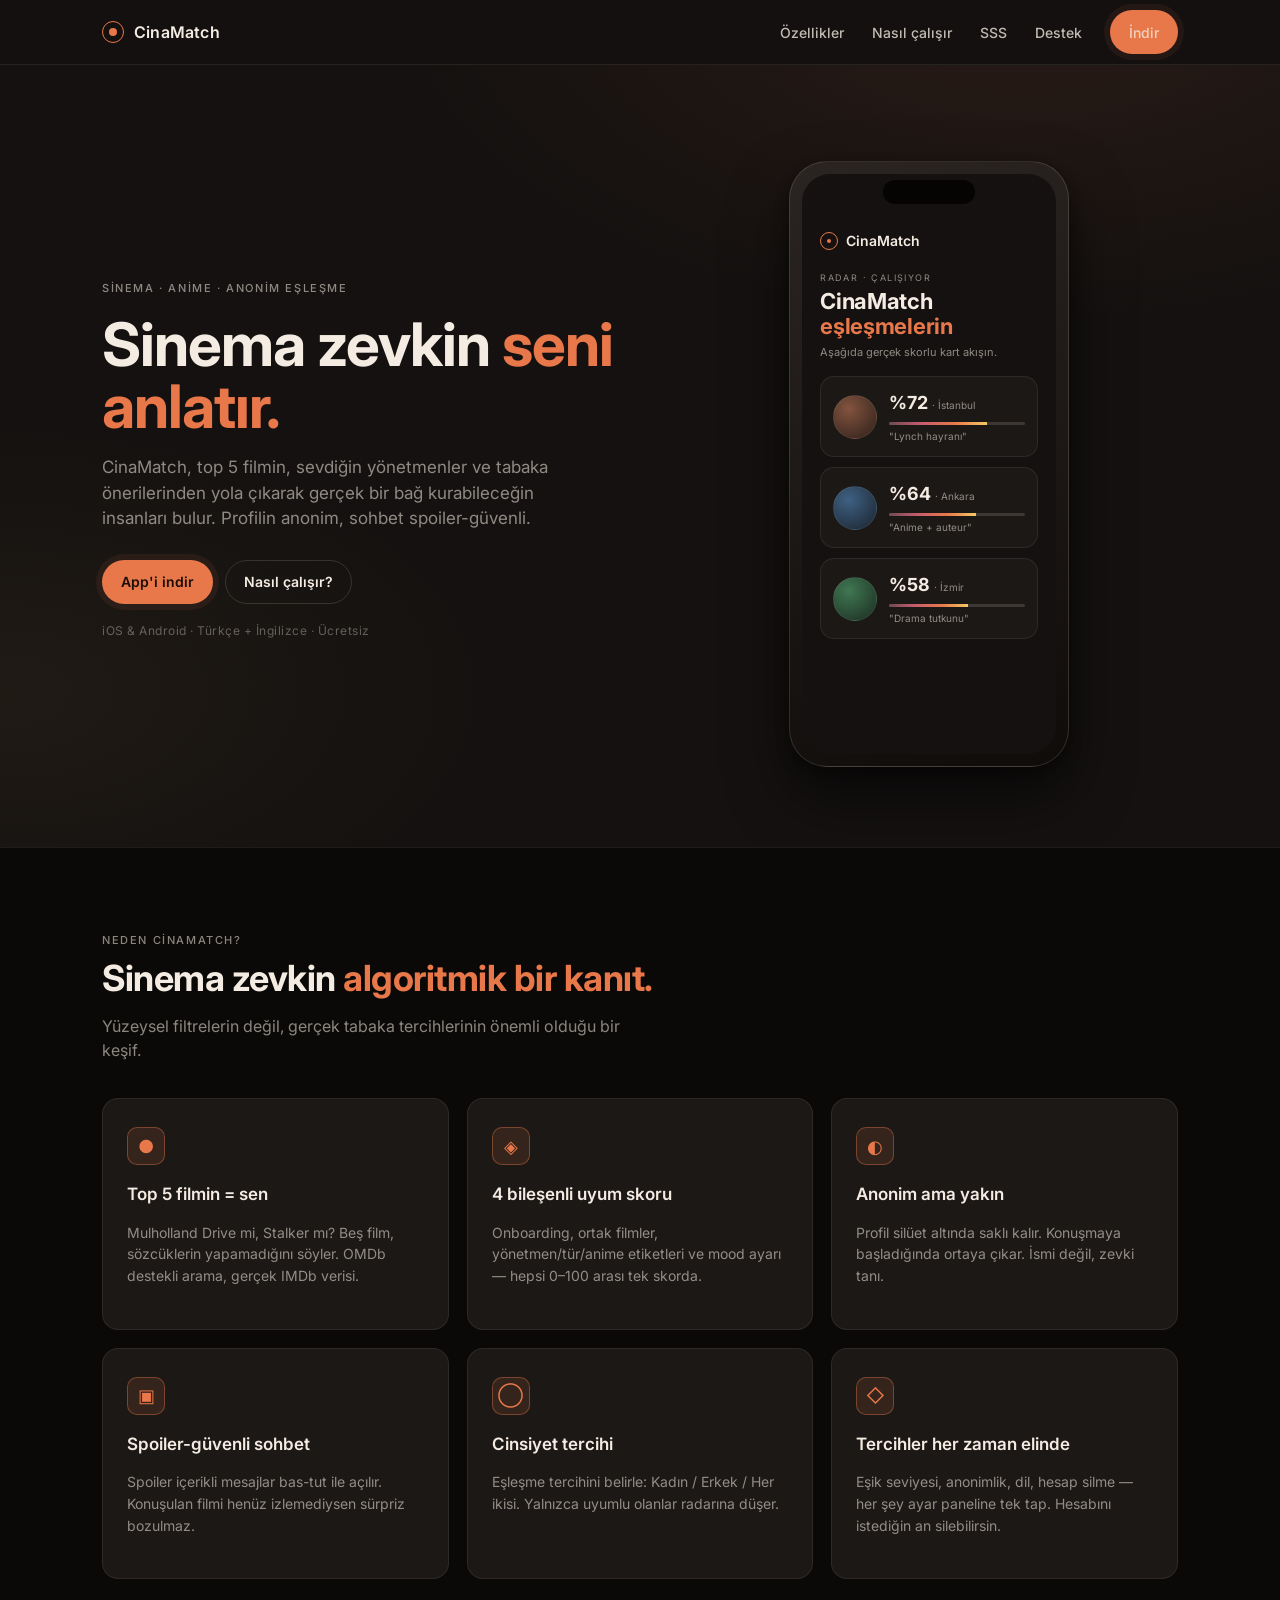
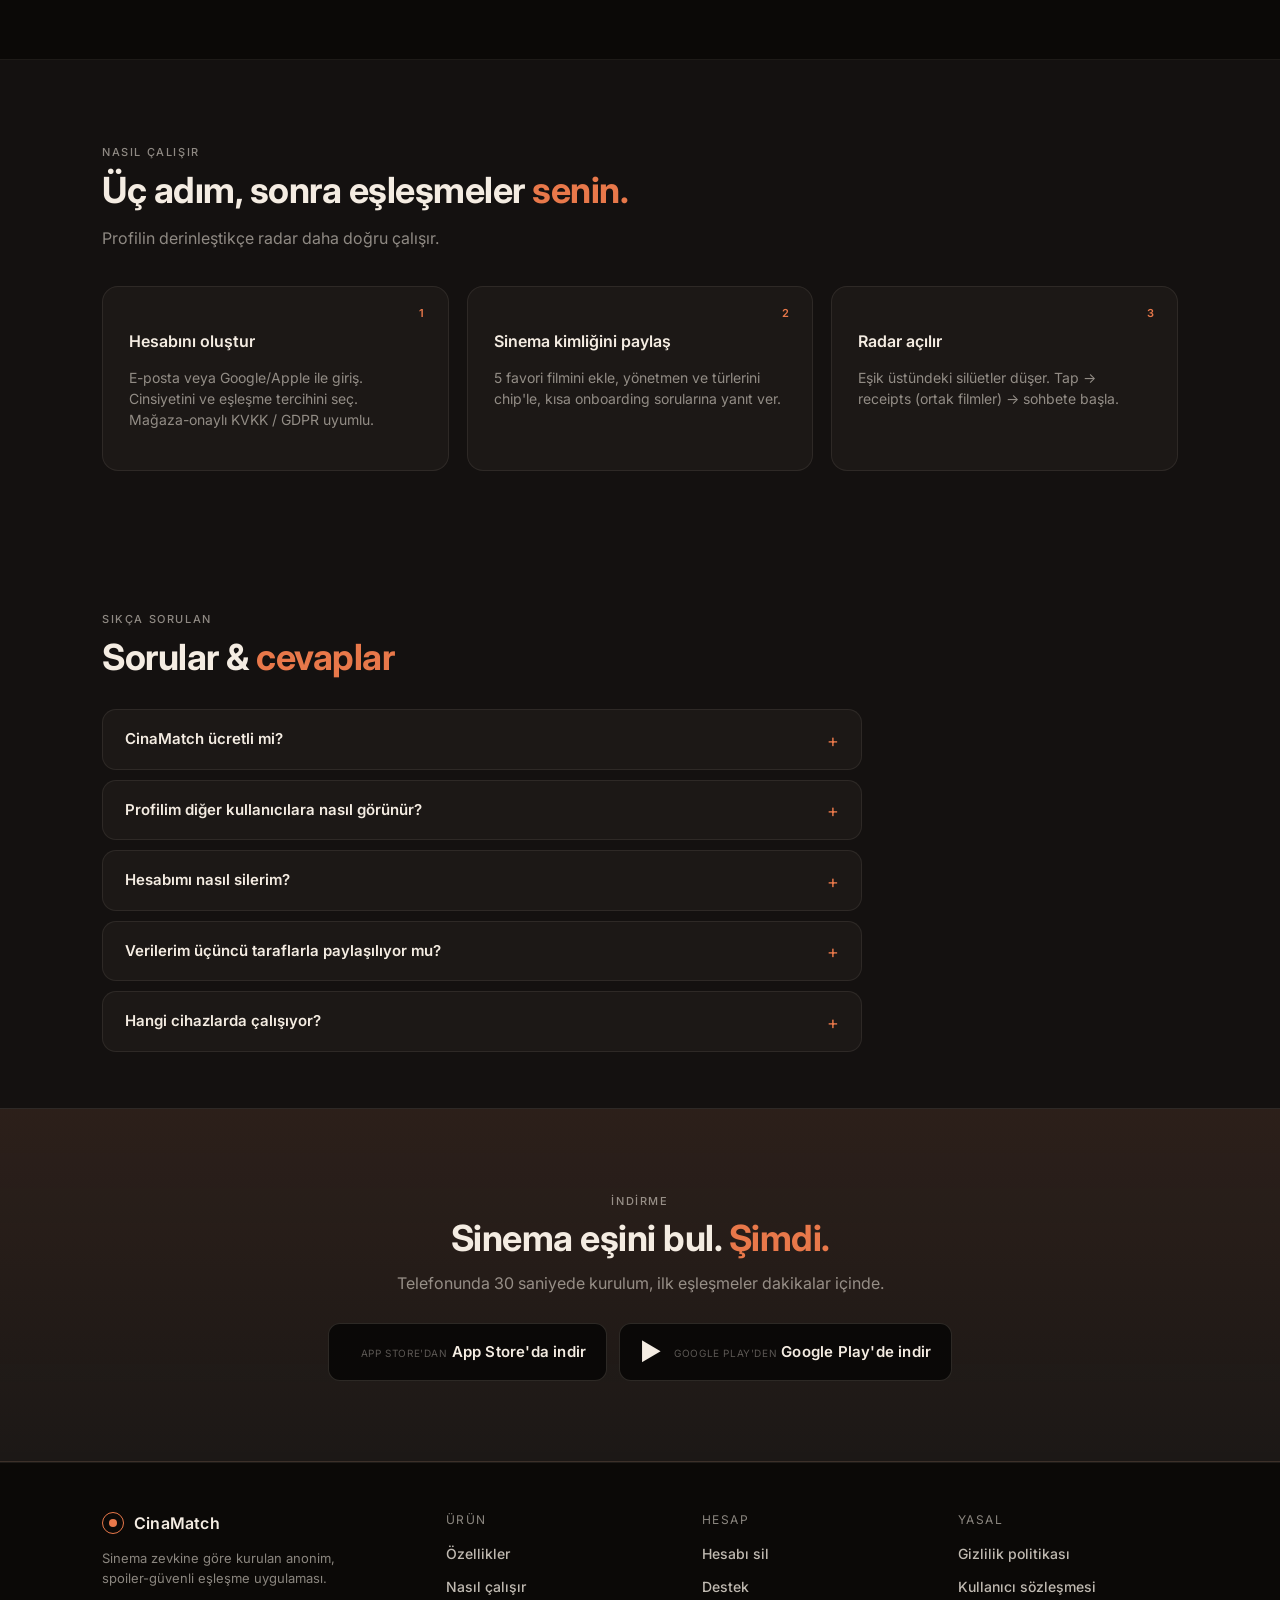
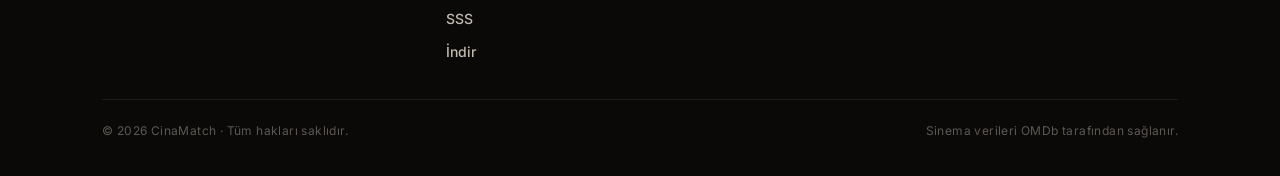
<file: index.html>
<!DOCTYPE html>
<html lang="tr">
<head>
  <meta charset="UTF-8" />
  <meta name="viewport" content="width=device-width, initial-scale=1.0" />
  <title>CinaMatch — Sinema zevkinle eşleş</title>
  <meta name="description" content="CinaMatch, sinema ve anime zevkine göre seni gerçek tabaka eşlerle buluşturan anonim bir keşif uygulamasıdır." />
  <meta property="og:title" content="CinaMatch — Sinema zevkinle eşleş" />
  <meta property="og:description" content="Mulholland Drive mı, Stalker mı? Top 5 filmin senin yerine konuşsun." />
  <meta property="og:type" content="website" />
  <meta name="theme-color" content="#141110" />
  <link rel="preconnect" href="https://fonts.googleapis.com" />
  <link rel="preconnect" href="https://fonts.gstatic.com" crossorigin />
  <link href="https://fonts.googleapis.com/css2?family=Inter:wght@400;500;600;700&display=swap" rel="stylesheet" />
  <link rel="stylesheet" href="assets/style.css" />
</head>
<body>
  <header class="site-header">
    <div class="container site-header__inner">
      <a href="index.html" class="brand">
        <span class="brand__mark"></span>
        CinaMatch
      </a>
      <nav class="nav">
        <a href="#features">Özellikler</a>
        <a href="#how">Nasıl çalışır</a>
        <a href="#faq">SSS</a>
        <a href="support.html">Destek</a>
        <a href="#download" class="btn btn--primary">İndir</a>
      </nav>
    </div>
  </header>

  <main>
    <!-- Hero -->
    <section class="hero">
      <div class="container hero__inner">
        <div>
          <span class="eyebrow">Sinema · Anime · Anonim eşleşme</span>
          <h1 class="hero__title">Sinema zevkin <span class="accent">seni anlatır.</span></h1>
          <p class="hero__sub">
            CinaMatch, top 5 filmin, sevdiğin yönetmenler ve tabaka önerilerinden
            yola çıkarak gerçek bir bağ kurabileceğin insanları bulur. Profilin
            anonim, sohbet spoiler-güvenli.
          </p>
          <div class="hero__ctas">
            <a href="#download" class="btn btn--primary">App'i indir</a>
            <a href="#how" class="btn btn--ghost">Nasıl çalışır?</a>
          </div>
          <p class="hero__meta">iOS &amp; Android · Türkçe + İngilizce · Ücretsiz</p>
        </div>

        <div class="phone" aria-hidden="true">
          <div class="phone__notch"></div>
          <div class="phone__screen">
            <div class="preview">
              <div class="preview__brand">
                <span class="brand__mark"></span>
                <span class="preview__brand-text">CinaMatch</span>
              </div>
              <div class="preview__eyebrow">Radar · Çalışıyor</div>
              <div class="preview__title">CinaMatch <span class="accent">eşleşmelerin</span></div>
              <div class="preview__sub">Aşağıda gerçek skorlu kart akışın.</div>

              <div class="preview__card">
                <div class="preview__sil"></div>
                <div style="flex:1; min-width:0;">
                  <div><span class="preview__pct">%72</span> <span class="muted" style="font-size:10px;">· İstanbul</span></div>
                  <div class="preview__bar"><div class="preview__bar-fill" style="width:72%"></div></div>
                  <div class="preview__hint">"Lynch hayranı"</div>
                </div>
              </div>

              <div class="preview__card">
                <div class="preview__sil preview__sil--alt"></div>
                <div style="flex:1; min-width:0;">
                  <div><span class="preview__pct">%64</span> <span class="muted" style="font-size:10px;">· Ankara</span></div>
                  <div class="preview__bar"><div class="preview__bar-fill" style="width:64%"></div></div>
                  <div class="preview__hint">"Anime + auteur"</div>
                </div>
              </div>

              <div class="preview__card">
                <div class="preview__sil" style="background: radial-gradient(circle at 35% 30%, hsl(140, 30%, 36%), hsl(140, 25%, 14%));"></div>
                <div style="flex:1; min-width:0;">
                  <div><span class="preview__pct">%58</span> <span class="muted" style="font-size:10px;">· İzmir</span></div>
                  <div class="preview__bar"><div class="preview__bar-fill" style="width:58%"></div></div>
                  <div class="preview__hint">"Drama tutkunu"</div>
                </div>
              </div>
            </div>
          </div>
        </div>
      </div>
    </section>

    <!-- Features -->
    <section id="features" class="section features">
      <div class="container">
        <span class="eyebrow">Neden CinaMatch?</span>
        <h2 class="section-title">Sinema zevkin <span class="accent">algoritmik bir kanıt.</span></h2>
        <p class="section-sub">Yüzeysel filtrelerin değil, gerçek tabaka tercihlerinin önemli olduğu bir keşif.</p>

        <div class="features__grid">
          <article class="feature">
            <div class="feature__icon">●</div>
            <h3 class="feature__title">Top 5 filmin = sen</h3>
            <p class="feature__body">
              Mulholland Drive mi, Stalker mı? Beş film, sözcüklerin yapamadığını söyler.
              OMDb destekli arama, gerçek IMDb verisi.
            </p>
          </article>

          <article class="feature">
            <div class="feature__icon">◈</div>
            <h3 class="feature__title">4 bileşenli uyum skoru</h3>
            <p class="feature__body">
              Onboarding, ortak filmler, yönetmen/tür/anime etiketleri ve mood ayarı —
              hepsi 0–100 arası tek skorda.
            </p>
          </article>

          <article class="feature">
            <div class="feature__icon">◐</div>
            <h3 class="feature__title">Anonim ama yakın</h3>
            <p class="feature__body">
              Profil silüet altında saklı kalır. Konuşmaya başladığında ortaya çıkar.
              İsmi değil, zevki tanı.
            </p>
          </article>

          <article class="feature">
            <div class="feature__icon">▣</div>
            <h3 class="feature__title">Spoiler-güvenli sohbet</h3>
            <p class="feature__body">
              Spoiler içerikli mesajlar bas-tut ile açılır. Konuşulan filmi henüz
              izlemediysen sürpriz bozulmaz.
            </p>
          </article>

          <article class="feature">
            <div class="feature__icon">◯</div>
            <h3 class="feature__title">Cinsiyet tercihi</h3>
            <p class="feature__body">
              Eşleşme tercihini belirle: Kadın / Erkek / Her ikisi. Yalnızca uyumlu
              olanlar radarına düşer.
            </p>
          </article>

          <article class="feature">
            <div class="feature__icon">◇</div>
            <h3 class="feature__title">Tercihler her zaman elinde</h3>
            <p class="feature__body">
              Eşik seviyesi, anonimlik, dil, hesap silme — her şey ayar paneline tek tap.
              Hesabını istediğin an silebilirsin.
            </p>
          </article>
        </div>
      </div>
    </section>

    <!-- How it works -->
    <section id="how" class="section">
      <div class="container">
        <span class="eyebrow">Nasıl çalışır</span>
        <h2 class="section-title">Üç adım, sonra eşleşmeler <span class="accent">senin.</span></h2>
        <p class="section-sub">Profilin derinleştikçe radar daha doğru çalışır.</p>

        <div class="steps">
          <div class="step">
            <h3 class="step__title">Hesabını oluştur</h3>
            <p class="step__body">
              E-posta veya Google/Apple ile giriş. Cinsiyetini ve eşleşme tercihini seç.
              Mağaza-onaylı KVKK / GDPR uyumlu.
            </p>
          </div>
          <div class="step">
            <h3 class="step__title">Sinema kimliğini paylaş</h3>
            <p class="step__body">
              5 favori filmini ekle, yönetmen ve türlerini chip'le, kısa onboarding
              sorularına yanıt ver.
            </p>
          </div>
          <div class="step">
            <h3 class="step__title">Radar açılır</h3>
            <p class="step__body">
              Eşik üstündeki silüetler düşer. Tap → receipts (ortak filmler) → sohbete başla.
            </p>
          </div>
        </div>
      </div>
    </section>

    <!-- FAQ -->
    <section id="faq" class="section section--tight">
      <div class="container">
        <span class="eyebrow">Sıkça sorulan</span>
        <h2 class="section-title">Sorular &amp; <span class="accent">cevaplar</span></h2>

        <div class="faq__list">
          <details class="faq__item">
            <summary>CinaMatch ücretli mi?</summary>
            <div class="faq__item__body">
              Hayır. Temel kullanım tamamen ücretsiz. İleride opsiyonel premium
              özellikler eklenebilir; mevcut tüm özellikler her zaman ücretsiz kalır.
            </div>
          </details>
          <details class="faq__item">
            <summary>Profilim diğer kullanıcılara nasıl görünür?</summary>
            <div class="faq__item__body">
              Eşleşme listesinde sadece silüet, şehir ve uyum yüzdesi görünür. İsim ve
              avatar yalnızca sen <em>"Konuşmaya başla"</em> dediğinde açılır.
            </div>
          </details>
          <details class="faq__item">
            <summary>Hesabımı nasıl silerim?</summary>
            <div class="faq__item__body">
              Uygulamadan: <strong>Ayarlar → Hesabı sil</strong>. Hesabını uygulama
              dışından silmek istersen <a href="delete-account.html">hesap silme talebi</a>
              sayfasını kullan.
            </div>
          </details>
          <details class="faq__item">
            <summary>Verilerim üçüncü taraflarla paylaşılıyor mu?</summary>
            <div class="faq__item__body">
              Hayır. Detaylar için <a href="privacy.html">Gizlilik Politikası</a> sayfasına bakabilirsin.
              Yalnızca sinema veri zenginleştirme için OMDb gibi açık API'ler kullanılır.
            </div>
          </details>
          <details class="faq__item">
            <summary>Hangi cihazlarda çalışıyor?</summary>
            <div class="faq__item__body">
              iOS 15+ ve Android 9+ destekleniyor. Web sürümü yok — mobil odaklı
              tasarlandı.
            </div>
          </details>
        </div>
      </div>
    </section>

    <!-- Download band -->
    <section id="download" class="cta-band section">
      <div class="container">
        <span class="eyebrow">İndirme</span>
        <h2 class="section-title">Sinema eşini bul. <span class="accent">Şimdi.</span></h2>
        <p class="section-sub" style="margin: 0 auto;">Telefonunda 30 saniyede kurulum, ilk eşleşmeler dakikalar içinde.</p>

        <div class="store-badges">
          <a href="#" class="store-badge" aria-label="App Store'dan indir">
            <span class="store-badge__icon"></span>
            <span>
              <span class="store-badge__sub">App Store'dan</span>
              <span class="store-badge__main">App Store'da indir</span>
            </span>
          </a>
          <a href="#" class="store-badge" aria-label="Google Play'den indir">
            <span class="store-badge__icon">▶</span>
            <span>
              <span class="store-badge__sub">Google Play'den</span>
              <span class="store-badge__main">Google Play'de indir</span>
            </span>
          </a>
        </div>
      </div>
    </section>
  </main>

  <footer class="site-footer">
    <div class="container">
      <div class="site-footer__grid">
        <div>
          <a href="index.html" class="brand"><span class="brand__mark"></span>CinaMatch</a>
          <p class="muted" style="margin-top: 14px; font-size: 13px; max-width: 280px;">
            Sinema zevkine göre kurulan anonim, spoiler-güvenli eşleşme uygulaması.
          </p>
        </div>

        <div>
          <div class="footer-col__title">Ürün</div>
          <ul class="footer-col__links">
            <li><a href="#features">Özellikler</a></li>
            <li><a href="#how">Nasıl çalışır</a></li>
            <li><a href="#faq">SSS</a></li>
            <li><a href="#download">İndir</a></li>
          </ul>
        </div>

        <div>
          <div class="footer-col__title">Hesap</div>
          <ul class="footer-col__links">
            <li><a href="delete-account.html">Hesabı sil</a></li>
            <li><a href="support.html">Destek</a></li>
          </ul>
        </div>

        <div>
          <div class="footer-col__title">Yasal</div>
          <ul class="footer-col__links">
            <li><a href="privacy.html">Gizlilik politikası</a></li>
            <li><a href="terms.html">Kullanıcı sözleşmesi</a></li>
          </ul>
        </div>
      </div>

      <div class="footer-bottom">
        <span>© 2026 CinaMatch · Tüm hakları saklıdır.</span>
        <span>Sinema verileri OMDb tarafından sağlanır.</span>
      </div>
    </div>
  </footer>
</body>
</html>
</file>
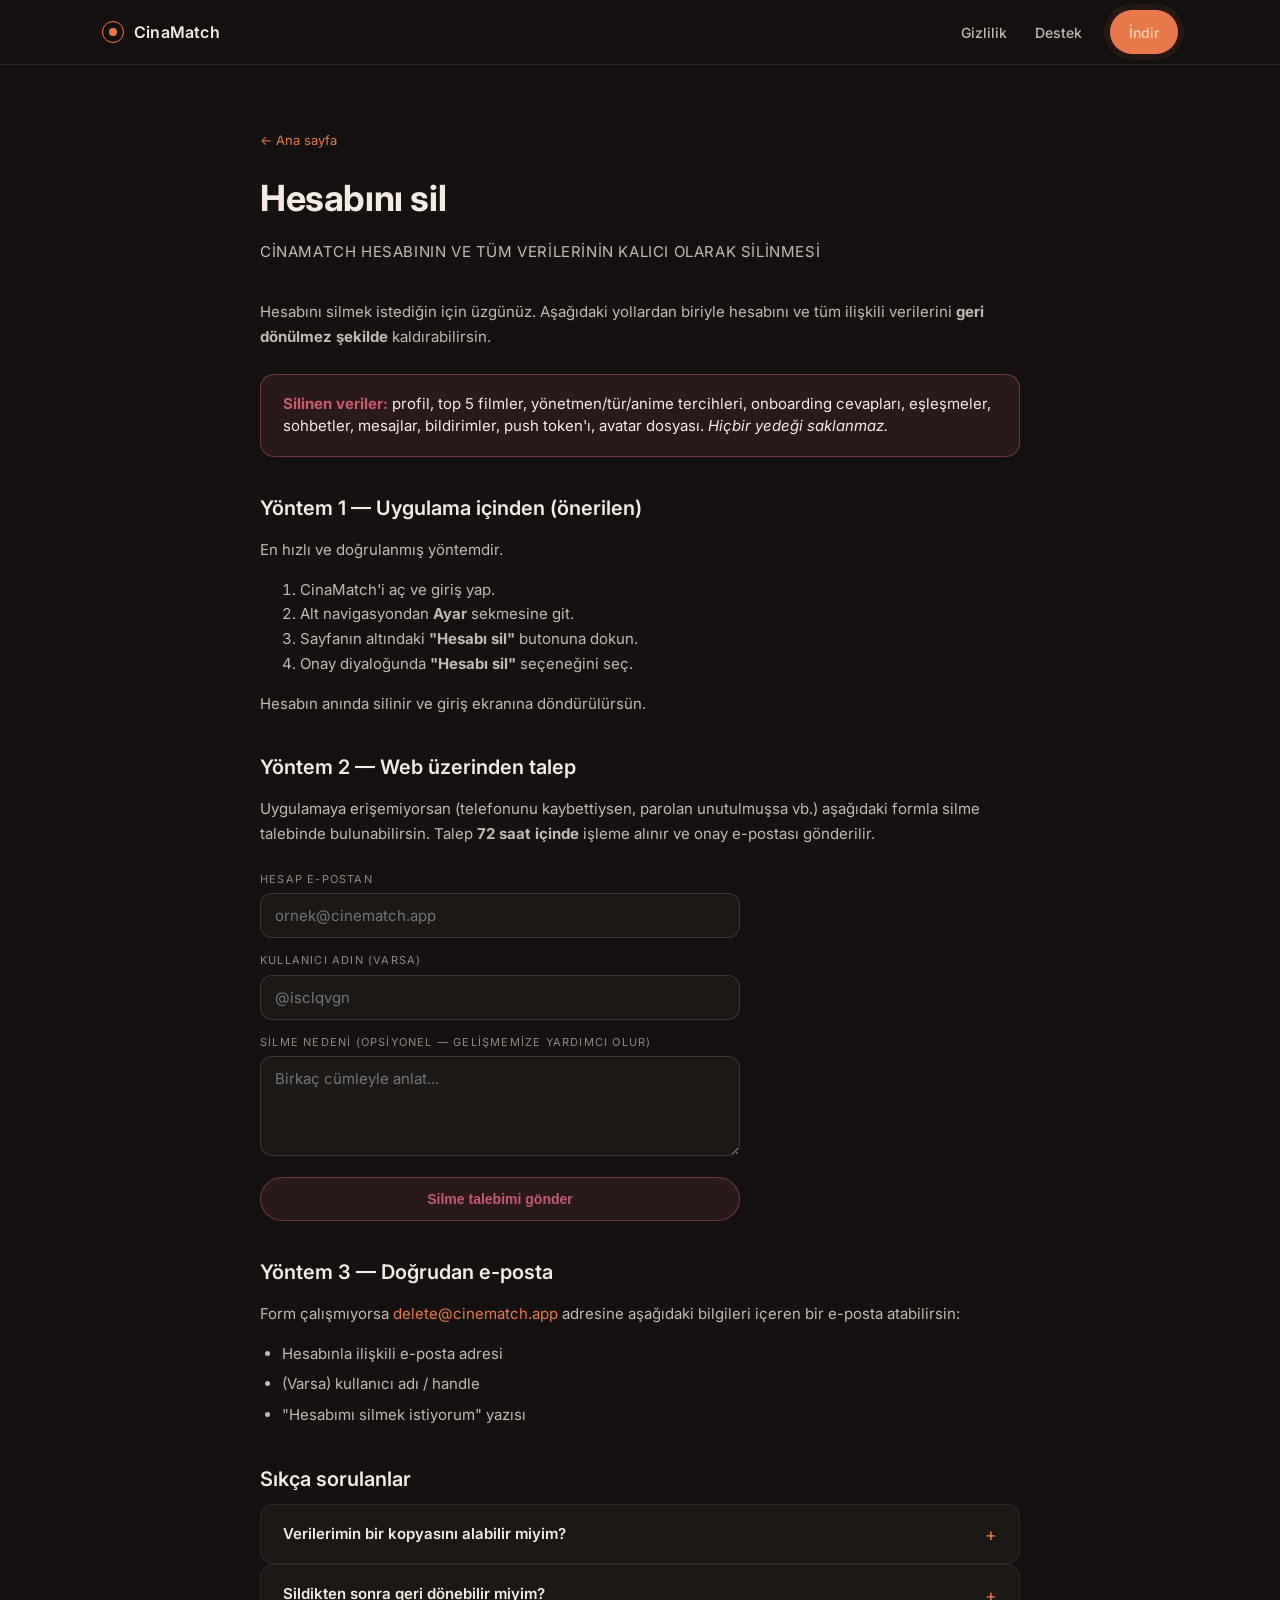
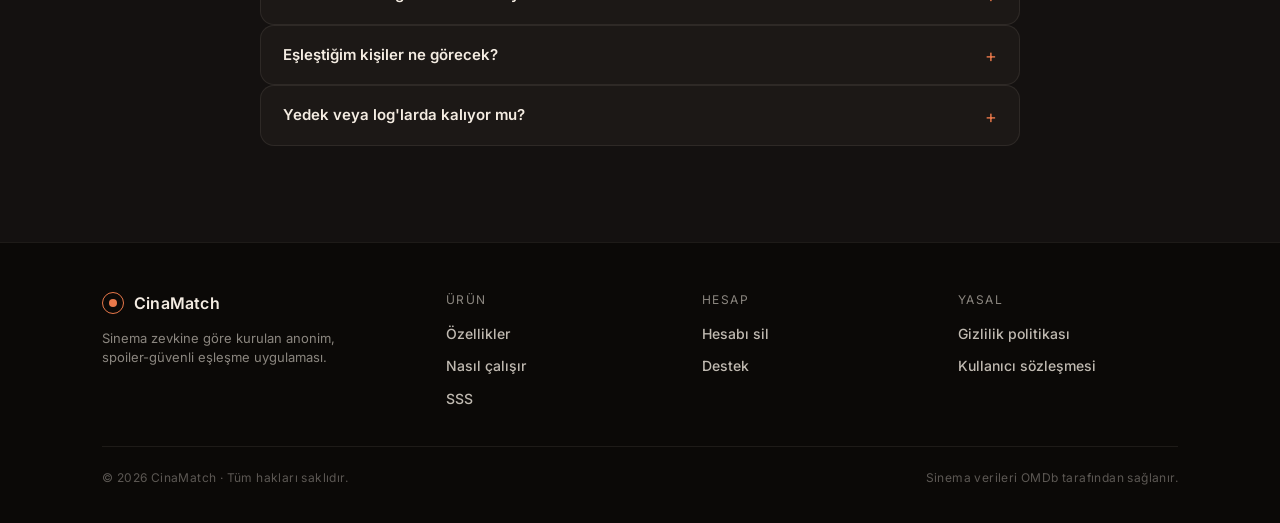
<file: delete-account.html>
<!DOCTYPE html>
<html lang="tr">
<head>
  <meta charset="UTF-8" />
  <meta name="viewport" content="width=device-width, initial-scale=1.0" />
  <title>Hesabı Sil — CinaMatch</title>
  <meta name="description" content="CinaMatch hesabını ve tüm verilerini kalıcı olarak silmek için talimatlar ve iletişim formu." />
  <meta name="theme-color" content="#141110" />
  <link rel="preconnect" href="https://fonts.googleapis.com" />
  <link rel="preconnect" href="https://fonts.gstatic.com" crossorigin />
  <link href="https://fonts.googleapis.com/css2?family=Inter:wght@400;500;600;700&display=swap" rel="stylesheet" />
  <link rel="stylesheet" href="assets/style.css" />
</head>
<body>
  <header class="site-header">
    <div class="container site-header__inner">
      <a href="index.html" class="brand"><span class="brand__mark"></span>CinaMatch</a>
      <nav class="nav">
        <a href="privacy.html">Gizlilik</a>
        <a href="support.html">Destek</a>
        <a href="index.html#download" class="btn btn--primary">İndir</a>
      </nav>
    </div>
  </header>

  <main class="legal">
    <div class="container">
      <div class="legal__inner">
        <a class="legal__back" href="index.html">← Ana sayfa</a>
        <h1>Hesabını sil</h1>
        <p class="legal__updated">CinaMatch hesabının ve tüm verilerinin kalıcı olarak silinmesi</p>

        <p>
          Hesabını silmek istediğin için üzgünüz. Aşağıdaki yollardan biriyle hesabını
          ve tüm ilişkili verilerini <strong>geri dönülmez şekilde</strong> kaldırabilirsin.
        </p>

        <div class="callout callout--danger">
          <strong>Silinen veriler:</strong> profil, top 5 filmler, yönetmen/tür/anime tercihleri,
          onboarding cevapları, eşleşmeler, sohbetler, mesajlar, bildirimler, push token'ı,
          avatar dosyası. <em>Hiçbir yedeği saklanmaz.</em>
        </div>

        <h2>Yöntem 1 — Uygulama içinden (önerilen)</h2>
        <p>En hızlı ve doğrulanmış yöntemdir.</p>
        <ol>
          <li>CinaMatch'i aç ve giriş yap.</li>
          <li>Alt navigasyondan <strong>Ayar</strong> sekmesine git.</li>
          <li>Sayfanın altındaki <strong>"Hesabı sil"</strong> butonuna dokun.</li>
          <li>Onay diyaloğunda <strong>"Hesabı sil"</strong> seçeneğini seç.</li>
        </ol>
        <p>Hesabın anında silinir ve giriş ekranına döndürülürsün.</p>

        <h2>Yöntem 2 — Web üzerinden talep</h2>
        <p>
          Uygulamaya erişemiyorsan (telefonunu kaybettiysen, parolan unutulmuşsa vb.)
          aşağıdaki formla silme talebinde bulunabilirsin. Talep <strong>72 saat içinde</strong>
          işleme alınır ve onay e-postası gönderilir.
        </p>

        <form class="form" action="mailto:delete@cinematch.app" method="POST" enctype="text/plain">
          <div class="form__field">
            <label for="email">Hesap e-postan</label>
            <input type="email" id="email" name="E-posta" required placeholder="ornek@cinematch.app" />
          </div>
          <div class="form__field">
            <label for="handle">Kullanıcı adın (varsa)</label>
            <input type="text" id="handle" name="Kullanıcı adı" placeholder="@isclqvgn" />
          </div>
          <div class="form__field">
            <label for="reason">Silme nedeni (opsiyonel — gelişmemize yardımcı olur)</label>
            <textarea id="reason" name="Neden" placeholder="Birkaç cümleyle anlat..."></textarea>
          </div>
          <button type="submit" class="btn btn--danger">Silme talebimi gönder</button>
        </form>

        <h2>Yöntem 3 — Doğrudan e-posta</h2>
        <p>
          Form çalışmıyorsa <a href="mailto:delete@cinematch.app">delete@cinematch.app</a>
          adresine aşağıdaki bilgileri içeren bir e-posta atabilirsin:
        </p>
        <ul>
          <li>Hesabınla ilişkili e-posta adresi</li>
          <li>(Varsa) kullanıcı adı / handle</li>
          <li>"Hesabımı silmek istiyorum" yazısı</li>
        </ul>

        <h2>Sıkça sorulanlar</h2>
        <details class="faq__item">
          <summary>Verilerimin bir kopyasını alabilir miyim?</summary>
          <div class="faq__item__body">
            Evet. Silmeden önce
            <a href="mailto:privacy@cinematch.app">privacy@cinematch.app</a>
            adresine kopya talebinde bulunabilirsin. JSON formatında 7 gün içinde gönderilir.
          </div>
        </details>
        <details class="faq__item">
          <summary>Sildikten sonra geri dönebilir miyim?</summary>
          <div class="faq__item__body">
            Hayır. Silme işlemi geri alınamaz. Aynı e-posta ile tekrar kayıt olabilirsin
            ama eski profil, eşleşmeler ve mesajlar yeniden oluşturulamaz.
          </div>
        </details>
        <details class="faq__item">
          <summary>Eşleştiğim kişiler ne görecek?</summary>
          <div class="faq__item__body">
            Profilin onların listesinden de kaybolur. Aranızdaki sohbet silinir.
          </div>
        </details>
        <details class="faq__item">
          <summary>Yedek veya log'larda kalıyor mu?</summary>
          <div class="faq__item__body">
            Aktif veritabanında ve yedeklerde 30 gün içinde tamamen silinir. 30 günü
            aşan, anonimleştirilmemiş hiçbir veri saklanmaz.
          </div>
        </details>
      </div>
    </div>
  </main>

  <footer class="site-footer">
    <div class="container">
      <div class="site-footer__grid">
        <div>
          <a href="index.html" class="brand"><span class="brand__mark"></span>CinaMatch</a>
          <p class="muted" style="margin-top: 14px; font-size: 13px; max-width: 280px;">
            Sinema zevkine göre kurulan anonim, spoiler-güvenli eşleşme uygulaması.
          </p>
        </div>
        <div>
          <div class="footer-col__title">Ürün</div>
          <ul class="footer-col__links">
            <li><a href="index.html#features">Özellikler</a></li>
            <li><a href="index.html#how">Nasıl çalışır</a></li>
            <li><a href="index.html#faq">SSS</a></li>
          </ul>
        </div>
        <div>
          <div class="footer-col__title">Hesap</div>
          <ul class="footer-col__links">
            <li><a href="delete-account.html">Hesabı sil</a></li>
            <li><a href="support.html">Destek</a></li>
          </ul>
        </div>
        <div>
          <div class="footer-col__title">Yasal</div>
          <ul class="footer-col__links">
            <li><a href="privacy.html">Gizlilik politikası</a></li>
            <li><a href="terms.html">Kullanıcı sözleşmesi</a></li>
          </ul>
        </div>
      </div>
      <div class="footer-bottom">
        <span>© 2026 CinaMatch · Tüm hakları saklıdır.</span>
        <span>Sinema verileri OMDb tarafından sağlanır.</span>
      </div>
    </div>
  </footer>
</body>
</html>
</file>
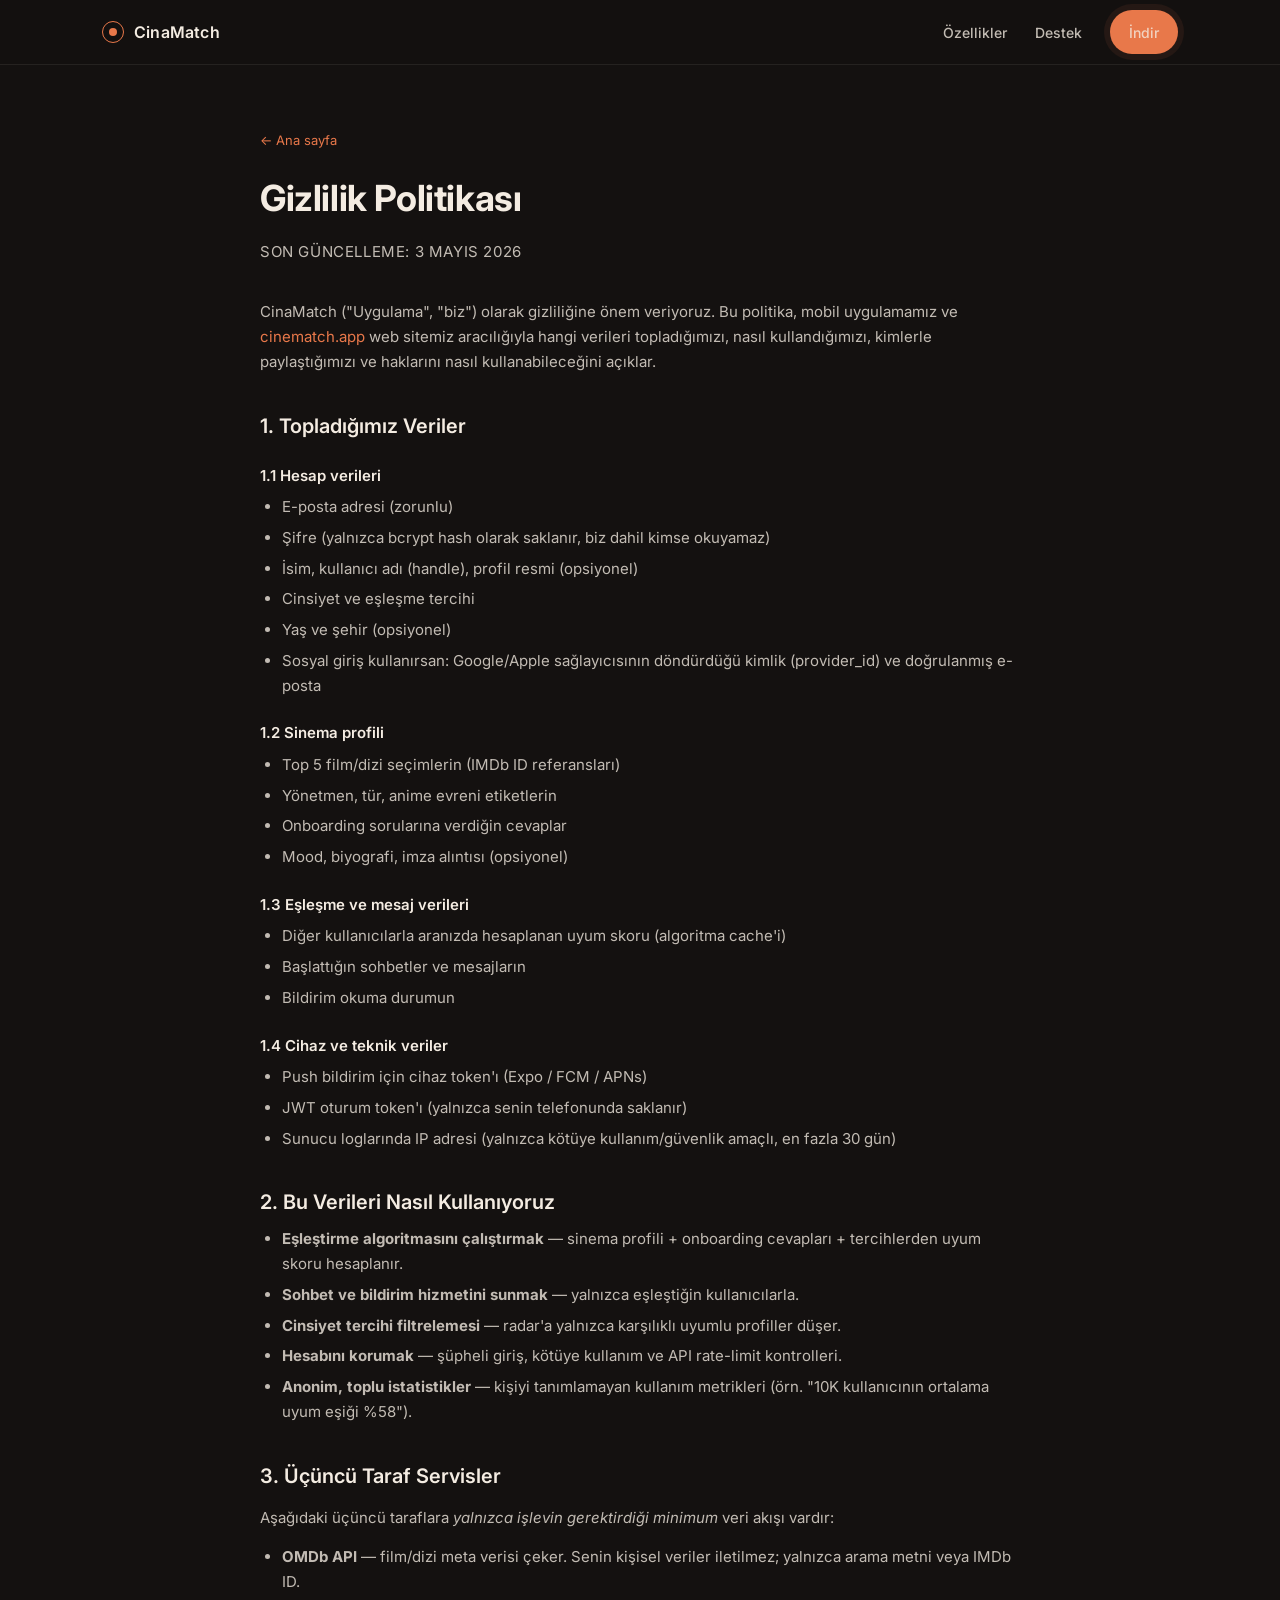
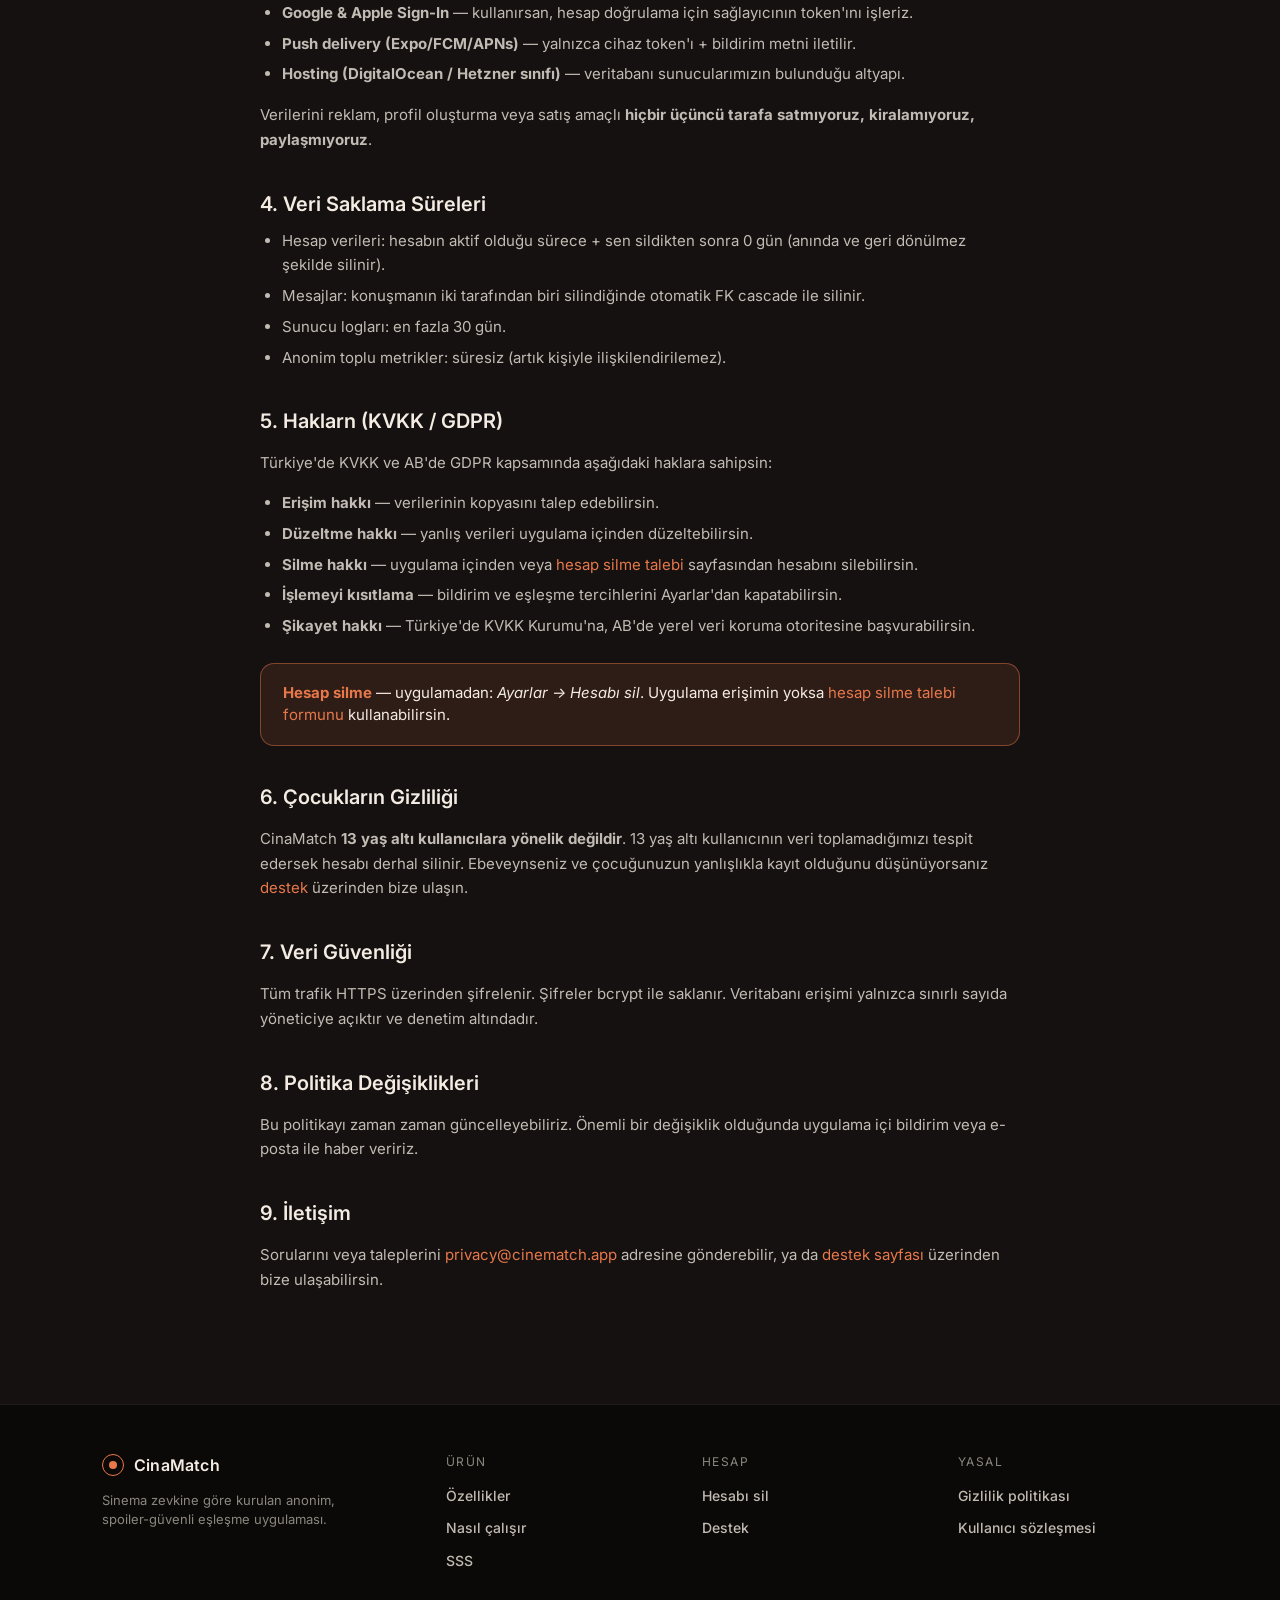
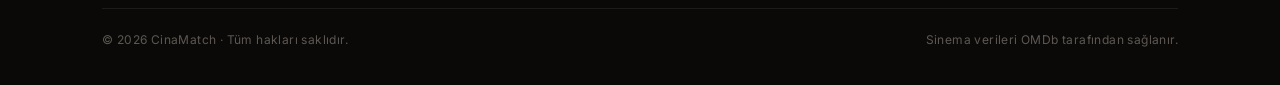
<file: privacy.html>
<!DOCTYPE html>
<html lang="tr">
<head>
  <meta charset="UTF-8" />
  <meta name="viewport" content="width=device-width, initial-scale=1.0" />
  <title>Gizlilik Politikası — CinaMatch</title>
  <meta name="description" content="CinaMatch gizlilik politikası — hangi verileri topladığımız, nasıl kullandığımız ve haklarınız." />
  <meta name="theme-color" content="#141110" />
  <link rel="preconnect" href="https://fonts.googleapis.com" />
  <link rel="preconnect" href="https://fonts.gstatic.com" crossorigin />
  <link href="https://fonts.googleapis.com/css2?family=Inter:wght@400;500;600;700&display=swap" rel="stylesheet" />
  <link rel="stylesheet" href="assets/style.css" />
</head>
<body>
  <header class="site-header">
    <div class="container site-header__inner">
      <a href="index.html" class="brand"><span class="brand__mark"></span>CinaMatch</a>
      <nav class="nav">
        <a href="index.html#features">Özellikler</a>
        <a href="support.html">Destek</a>
        <a href="index.html#download" class="btn btn--primary">İndir</a>
      </nav>
    </div>
  </header>

  <main class="legal">
    <div class="container">
      <div class="legal__inner">
        <a class="legal__back" href="index.html">← Ana sayfa</a>
        <h1>Gizlilik Politikası</h1>
        <p class="legal__updated">Son güncelleme: 3 Mayıs 2026</p>

        <p>
          CinaMatch ("Uygulama", "biz") olarak gizliliğine önem veriyoruz. Bu politika,
          mobil uygulamamız ve <a href="index.html">cinematch.app</a> web sitemiz aracılığıyla
          hangi verileri topladığımızı, nasıl kullandığımızı, kimlerle paylaştığımızı ve
          haklarını nasıl kullanabileceğini açıklar.
        </p>

        <h2>1. Topladığımız Veriler</h2>

        <h3>1.1 Hesap verileri</h3>
        <ul>
          <li>E-posta adresi (zorunlu)</li>
          <li>Şifre (yalnızca bcrypt hash olarak saklanır, biz dahil kimse okuyamaz)</li>
          <li>İsim, kullanıcı adı (handle), profil resmi (opsiyonel)</li>
          <li>Cinsiyet ve eşleşme tercihi</li>
          <li>Yaş ve şehir (opsiyonel)</li>
          <li>Sosyal giriş kullanırsan: Google/Apple sağlayıcısının döndürdüğü kimlik (provider_id) ve doğrulanmış e-posta</li>
        </ul>

        <h3>1.2 Sinema profili</h3>
        <ul>
          <li>Top 5 film/dizi seçimlerin (IMDb ID referansları)</li>
          <li>Yönetmen, tür, anime evreni etiketlerin</li>
          <li>Onboarding sorularına verdiğin cevaplar</li>
          <li>Mood, biyografi, imza alıntısı (opsiyonel)</li>
        </ul>

        <h3>1.3 Eşleşme ve mesaj verileri</h3>
        <ul>
          <li>Diğer kullanıcılarla aranızda hesaplanan uyum skoru (algoritma cache'i)</li>
          <li>Başlattığın sohbetler ve mesajların</li>
          <li>Bildirim okuma durumun</li>
        </ul>

        <h3>1.4 Cihaz ve teknik veriler</h3>
        <ul>
          <li>Push bildirim için cihaz token'ı (Expo / FCM / APNs)</li>
          <li>JWT oturum token'ı (yalnızca senin telefonunda saklanır)</li>
          <li>Sunucu loglarında IP adresi (yalnızca kötüye kullanım/güvenlik amaçlı, en fazla 30 gün)</li>
        </ul>

        <h2>2. Bu Verileri Nasıl Kullanıyoruz</h2>
        <ul>
          <li><strong>Eşleştirme algoritmasını çalıştırmak</strong> — sinema profili + onboarding cevapları + tercihlerden uyum skoru hesaplanır.</li>
          <li><strong>Sohbet ve bildirim hizmetini sunmak</strong> — yalnızca eşleştiğin kullanıcılarla.</li>
          <li><strong>Cinsiyet tercihi filtrelemesi</strong> — radar'a yalnızca karşılıklı uyumlu profiller düşer.</li>
          <li><strong>Hesabını korumak</strong> — şüpheli giriş, kötüye kullanım ve API rate-limit kontrolleri.</li>
          <li><strong>Anonim, toplu istatistikler</strong> — kişiyi tanımlamayan kullanım metrikleri (örn. "10K kullanıcının ortalama uyum eşiği %58").</li>
        </ul>

        <h2>3. Üçüncü Taraf Servisler</h2>
        <p>Aşağıdaki üçüncü taraflara <em>yalnızca işlevin gerektirdiği minimum</em> veri akışı vardır:</p>
        <ul>
          <li><strong>OMDb API</strong> — film/dizi meta verisi çeker. Senin kişisel veriler iletilmez; yalnızca arama metni veya IMDb ID.</li>
          <li><strong>Google &amp; Apple Sign-In</strong> — kullanırsan, hesap doğrulama için sağlayıcının token'ını işleriz.</li>
          <li><strong>Push delivery (Expo/FCM/APNs)</strong> — yalnızca cihaz token'ı + bildirim metni iletilir.</li>
          <li><strong>Hosting (DigitalOcean / Hetzner sınıfı)</strong> — veritabanı sunucularımızın bulunduğu altyapı.</li>
        </ul>
        <p>Verilerini reklam, profil oluşturma veya satış amaçlı <strong>hiçbir üçüncü tarafa satmıyoruz, kiralamıyoruz, paylaşmıyoruz</strong>.</p>

        <h2>4. Veri Saklama Süreleri</h2>
        <ul>
          <li>Hesap verileri: hesabın aktif olduğu sürece + sen sildikten sonra 0 gün (anında ve geri dönülmez şekilde silinir).</li>
          <li>Mesajlar: konuşmanın iki tarafından biri silindiğinde otomatik FK cascade ile silinir.</li>
          <li>Sunucu logları: en fazla 30 gün.</li>
          <li>Anonim toplu metrikler: süresiz (artık kişiyle ilişkilendirilemez).</li>
        </ul>

        <h2>5. Haklarn (KVKK / GDPR)</h2>
        <p>Türkiye'de KVKK ve AB'de GDPR kapsamında aşağıdaki haklara sahipsin:</p>
        <ul>
          <li><strong>Erişim hakkı</strong> — verilerinin kopyasını talep edebilirsin.</li>
          <li><strong>Düzeltme hakkı</strong> — yanlış verileri uygulama içinden düzeltebilirsin.</li>
          <li><strong>Silme hakkı</strong> — uygulama içinden veya <a href="delete-account.html">hesap silme talebi</a> sayfasından hesabını silebilirsin.</li>
          <li><strong>İşlemeyi kısıtlama</strong> — bildirim ve eşleşme tercihlerini Ayarlar'dan kapatabilirsin.</li>
          <li><strong>Şikayet hakkı</strong> — Türkiye'de KVKK Kurumu'na, AB'de yerel veri koruma otoritesine başvurabilirsin.</li>
        </ul>

        <div class="callout">
          <strong>Hesap silme</strong> — uygulamadan: <em>Ayarlar → Hesabı sil</em>.
          Uygulama erişimin yoksa <a href="delete-account.html">hesap silme talebi formunu</a> kullanabilirsin.
        </div>

        <h2>6. Çocukların Gizliliği</h2>
        <p>
          CinaMatch <strong>13 yaş altı kullanıcılara yönelik değildir</strong>. 13 yaş altı
          kullanıcının veri toplamadığımızı tespit edersek hesabı derhal silinir.
          Ebeveynseniz ve çocuğunuzun yanlışlıkla kayıt olduğunu düşünüyorsanız
          <a href="support.html">destek</a> üzerinden bize ulaşın.
        </p>

        <h2>7. Veri Güvenliği</h2>
        <p>
          Tüm trafik HTTPS üzerinden şifrelenir. Şifreler bcrypt ile saklanır. Veritabanı
          erişimi yalnızca sınırlı sayıda yöneticiye açıktır ve denetim altındadır.
        </p>

        <h2>8. Politika Değişiklikleri</h2>
        <p>
          Bu politikayı zaman zaman güncelleyebiliriz. Önemli bir değişiklik olduğunda
          uygulama içi bildirim veya e-posta ile haber veririz.
        </p>

        <h2>9. İletişim</h2>
        <p>
          Sorularını veya taleplerini <a href="mailto:privacy@cinematch.app">privacy@cinematch.app</a>
          adresine gönderebilir, ya da <a href="support.html">destek sayfası</a> üzerinden bize ulaşabilirsin.
        </p>
      </div>
    </div>
  </main>

  <footer class="site-footer">
    <div class="container">
      <div class="site-footer__grid">
        <div>
          <a href="index.html" class="brand"><span class="brand__mark"></span>CinaMatch</a>
          <p class="muted" style="margin-top: 14px; font-size: 13px; max-width: 280px;">
            Sinema zevkine göre kurulan anonim, spoiler-güvenli eşleşme uygulaması.
          </p>
        </div>
        <div>
          <div class="footer-col__title">Ürün</div>
          <ul class="footer-col__links">
            <li><a href="index.html#features">Özellikler</a></li>
            <li><a href="index.html#how">Nasıl çalışır</a></li>
            <li><a href="index.html#faq">SSS</a></li>
          </ul>
        </div>
        <div>
          <div class="footer-col__title">Hesap</div>
          <ul class="footer-col__links">
            <li><a href="delete-account.html">Hesabı sil</a></li>
            <li><a href="support.html">Destek</a></li>
          </ul>
        </div>
        <div>
          <div class="footer-col__title">Yasal</div>
          <ul class="footer-col__links">
            <li><a href="privacy.html">Gizlilik politikası</a></li>
            <li><a href="terms.html">Kullanıcı sözleşmesi</a></li>
          </ul>
        </div>
      </div>
      <div class="footer-bottom">
        <span>© 2026 CinaMatch · Tüm hakları saklıdır.</span>
        <span>Sinema verileri OMDb tarafından sağlanır.</span>
      </div>
    </div>
  </footer>
</body>
</html>
</file>
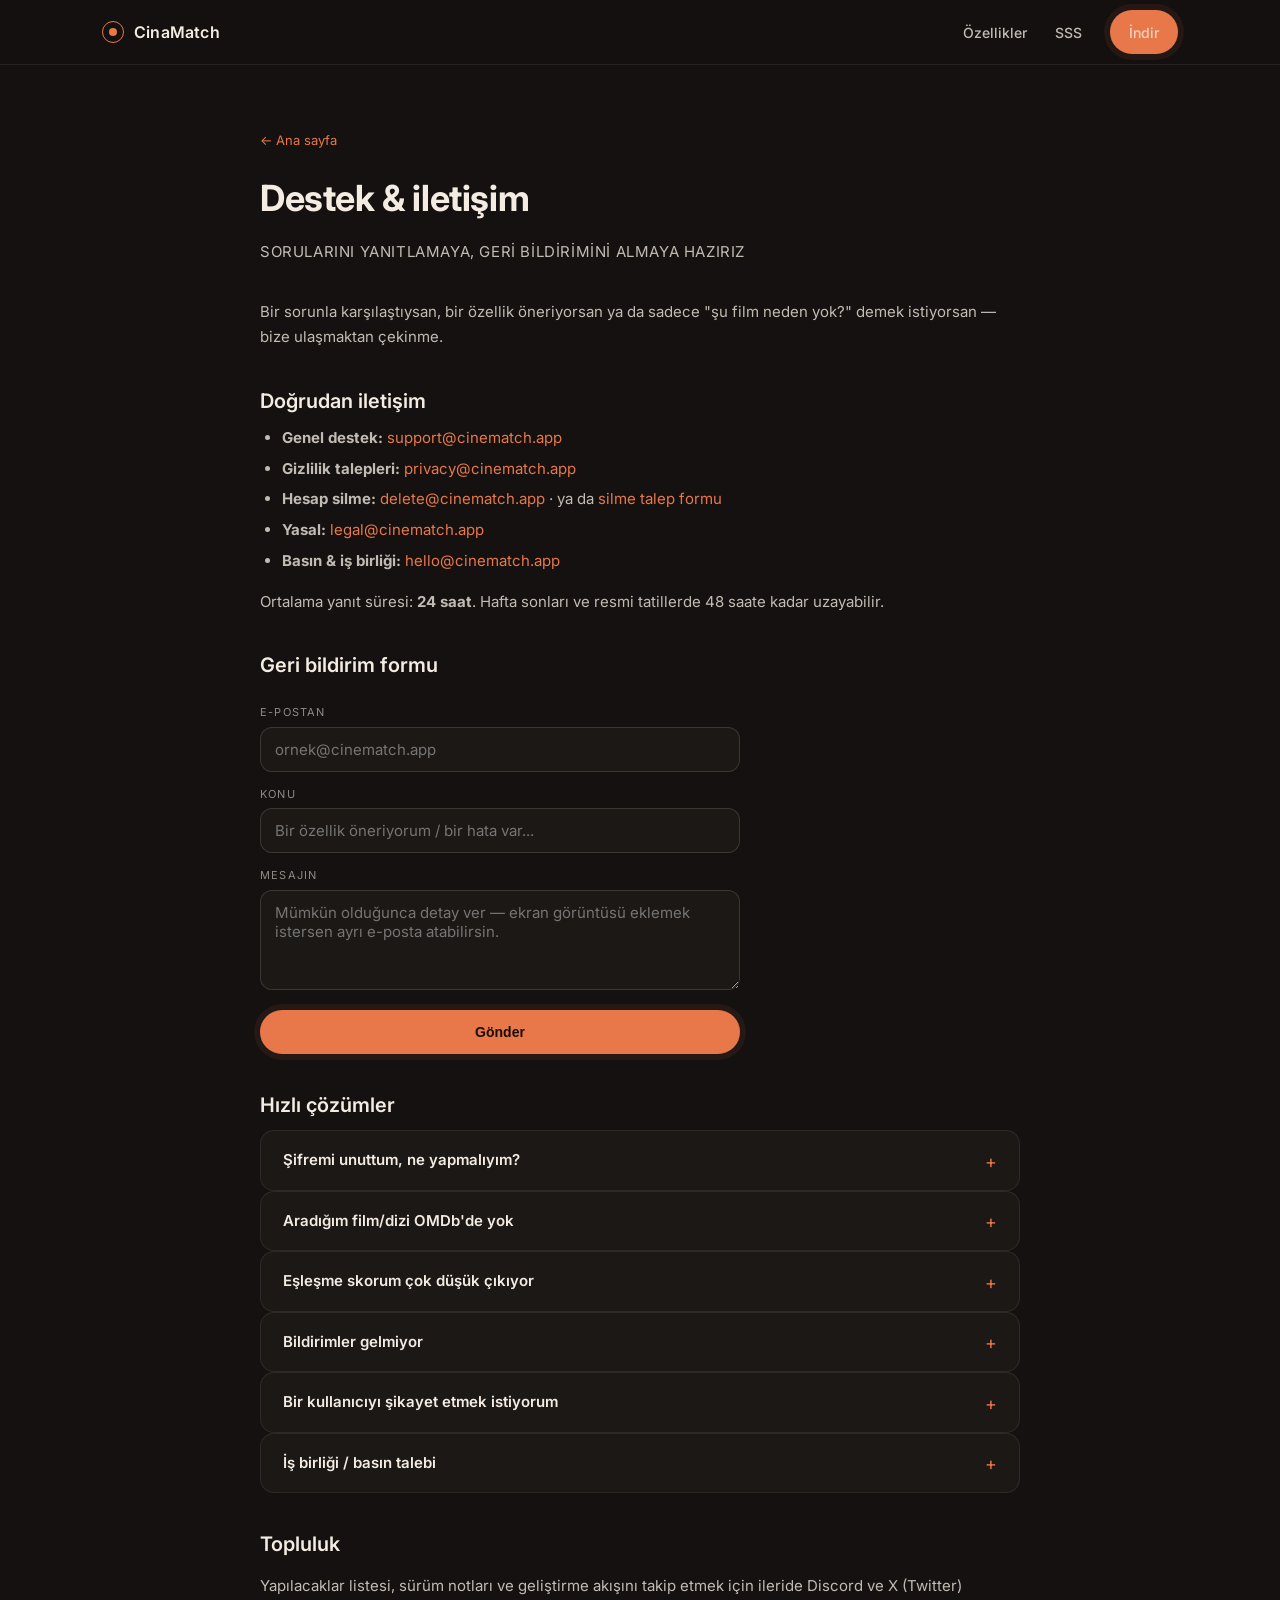
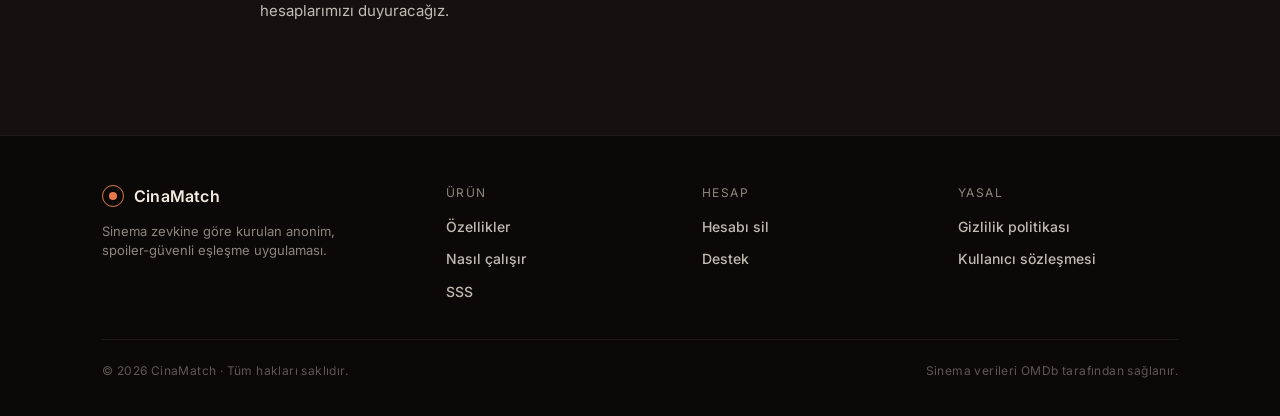
<file: support.html>
<!DOCTYPE html>
<html lang="tr">
<head>
  <meta charset="UTF-8" />
  <meta name="viewport" content="width=device-width, initial-scale=1.0" />
  <title>Destek — CinaMatch</title>
  <meta name="description" content="CinaMatch destek sayfası — sıkça sorulan sorular, iletişim bilgileri ve geri bildirim." />
  <meta name="theme-color" content="#141110" />
  <link rel="preconnect" href="https://fonts.googleapis.com" />
  <link rel="preconnect" href="https://fonts.gstatic.com" crossorigin />
  <link href="https://fonts.googleapis.com/css2?family=Inter:wght@400;500;600;700&display=swap" rel="stylesheet" />
  <link rel="stylesheet" href="assets/style.css" />
</head>
<body>
  <header class="site-header">
    <div class="container site-header__inner">
      <a href="index.html" class="brand"><span class="brand__mark"></span>CinaMatch</a>
      <nav class="nav">
        <a href="index.html#features">Özellikler</a>
        <a href="index.html#faq">SSS</a>
        <a href="index.html#download" class="btn btn--primary">İndir</a>
      </nav>
    </div>
  </header>

  <main class="legal">
    <div class="container">
      <div class="legal__inner">
        <a class="legal__back" href="index.html">← Ana sayfa</a>
        <h1>Destek &amp; iletişim</h1>
        <p class="legal__updated">Sorularını yanıtlamaya, geri bildirimini almaya hazırız</p>

        <p>
          Bir sorunla karşılaştıysan, bir özellik öneriyorsan ya da sadece "şu film
          neden yok?" demek istiyorsan — bize ulaşmaktan çekinme.
        </p>

        <h2>Doğrudan iletişim</h2>
        <ul>
          <li><strong>Genel destek:</strong> <a href="mailto:support@cinematch.app">support@cinematch.app</a></li>
          <li><strong>Gizlilik talepleri:</strong> <a href="mailto:privacy@cinematch.app">privacy@cinematch.app</a></li>
          <li><strong>Hesap silme:</strong> <a href="mailto:delete@cinematch.app">delete@cinematch.app</a> · ya da <a href="delete-account.html">silme talep formu</a></li>
          <li><strong>Yasal:</strong> <a href="mailto:legal@cinematch.app">legal@cinematch.app</a></li>
          <li><strong>Basın &amp; iş birliği:</strong> <a href="mailto:hello@cinematch.app">hello@cinematch.app</a></li>
        </ul>

        <p class="muted" style="margin-top: 8px;">
          Ortalama yanıt süresi: <strong>24 saat</strong>. Hafta sonları ve resmi tatillerde 48 saate kadar uzayabilir.
        </p>

        <h2>Geri bildirim formu</h2>
        <form class="form" action="mailto:support@cinematch.app" method="POST" enctype="text/plain">
          <div class="form__field">
            <label for="email">E-postan</label>
            <input type="email" id="email" name="E-posta" required placeholder="ornek@cinematch.app" />
          </div>
          <div class="form__field">
            <label for="topic">Konu</label>
            <input type="text" id="topic" name="Konu" required placeholder="Bir özellik öneriyorum / bir hata var..." />
          </div>
          <div class="form__field">
            <label for="message">Mesajın</label>
            <textarea id="message" name="Mesaj" required placeholder="Mümkün olduğunca detay ver — ekran görüntüsü eklemek istersen ayrı e-posta atabilirsin."></textarea>
          </div>
          <button type="submit" class="btn btn--primary">Gönder</button>
        </form>

        <h2>Hızlı çözümler</h2>

        <details class="faq__item">
          <summary>Şifremi unuttum, ne yapmalıyım?</summary>
          <div class="faq__item__body">
            Şu an "şifre sıfırlama" özelliği uygulamada yok (yakında geliyor). Aşağıdaki
            adımları izle: <a href="mailto:support@cinematch.app">support@cinematch.app</a>
            adresine hesap e-postanı yaz. 24 saat içinde manuel sıfırlama linki gönderilir.
          </div>
        </details>

        <details class="faq__item">
          <summary>Aradığım film/dizi OMDb'de yok</summary>
          <div class="faq__item__body">
            CinaMatch arama sonuçlarını OMDb'den çeker. Aradığın başlık IMDb'de varsa
            ama bizde gelmiyorsa, başlığı düzgün İngilizce yazmayı dene. Hâlâ yoksa
            OMDb'nin bazı bölgesel başlıkları indekslememiş olabilir — bize haber ver,
            başlığı manuel olarak ekleyelim.
          </div>
        </details>

        <details class="faq__item">
          <summary>Eşleşme skorum çok düşük çıkıyor</summary>
          <div class="faq__item__body">
            Algoritma şunlara bakar: top 5 filmler (35%), onboarding cevapları (30%),
            yönetmen/tür/anime etiketleri (25%), mood &amp; ayarlar (10%). Profilin
            ne kadar dolu olursa skor o kadar yükselir. Eşik %50'nin altında kart
            görüntüleyemezsen Ayarlar'dan eşik seviyesini düşürebilirsin.
          </div>
        </details>

        <details class="faq__item">
          <summary>Bildirimler gelmiyor</summary>
          <div class="faq__item__body">
            Telefon ayarlarından CinaMatch'e bildirim izni verdiğinden emin ol.
            Uygulamayı bir kez aç-kapat — push token'ı yeniden kayıt edilir. Sorun
            devam ederse bize ulaş.
          </div>
        </details>

        <details class="faq__item">
          <summary>Bir kullanıcıyı şikayet etmek istiyorum</summary>
          <div class="faq__item__body">
            Şu an in-app şikayet sistemi geliştirme aşamasında. Acil bir durum için
            <a href="mailto:support@cinematch.app">support@cinematch.app</a> adresine
            kullanıcı handle'ını ve durumu açıkla — 24 saat içinde gerekli aksiyon
            alınır.
          </div>
        </details>

        <details class="faq__item">
          <summary>İş birliği / basın talebi</summary>
          <div class="faq__item__body">
            Sinema dergileri, festival paydaşlıkları, akademik araştırmalar için
            <a href="mailto:hello@cinematch.app">hello@cinematch.app</a> adresine yaz.
          </div>
        </details>

        <h2>Topluluk</h2>
        <p>
          Yapılacaklar listesi, sürüm notları ve geliştirme akışını takip etmek için
          ileride Discord ve X (Twitter) hesaplarımızı duyuracağız.
        </p>
      </div>
    </div>
  </main>

  <footer class="site-footer">
    <div class="container">
      <div class="site-footer__grid">
        <div>
          <a href="index.html" class="brand"><span class="brand__mark"></span>CinaMatch</a>
          <p class="muted" style="margin-top: 14px; font-size: 13px; max-width: 280px;">
            Sinema zevkine göre kurulan anonim, spoiler-güvenli eşleşme uygulaması.
          </p>
        </div>
        <div>
          <div class="footer-col__title">Ürün</div>
          <ul class="footer-col__links">
            <li><a href="index.html#features">Özellikler</a></li>
            <li><a href="index.html#how">Nasıl çalışır</a></li>
            <li><a href="index.html#faq">SSS</a></li>
          </ul>
        </div>
        <div>
          <div class="footer-col__title">Hesap</div>
          <ul class="footer-col__links">
            <li><a href="delete-account.html">Hesabı sil</a></li>
            <li><a href="support.html">Destek</a></li>
          </ul>
        </div>
        <div>
          <div class="footer-col__title">Yasal</div>
          <ul class="footer-col__links">
            <li><a href="privacy.html">Gizlilik politikası</a></li>
            <li><a href="terms.html">Kullanıcı sözleşmesi</a></li>
          </ul>
        </div>
      </div>
      <div class="footer-bottom">
        <span>© 2026 CinaMatch · Tüm hakları saklıdır.</span>
        <span>Sinema verileri OMDb tarafından sağlanır.</span>
      </div>
    </div>
  </footer>
</body>
</html>
</file>
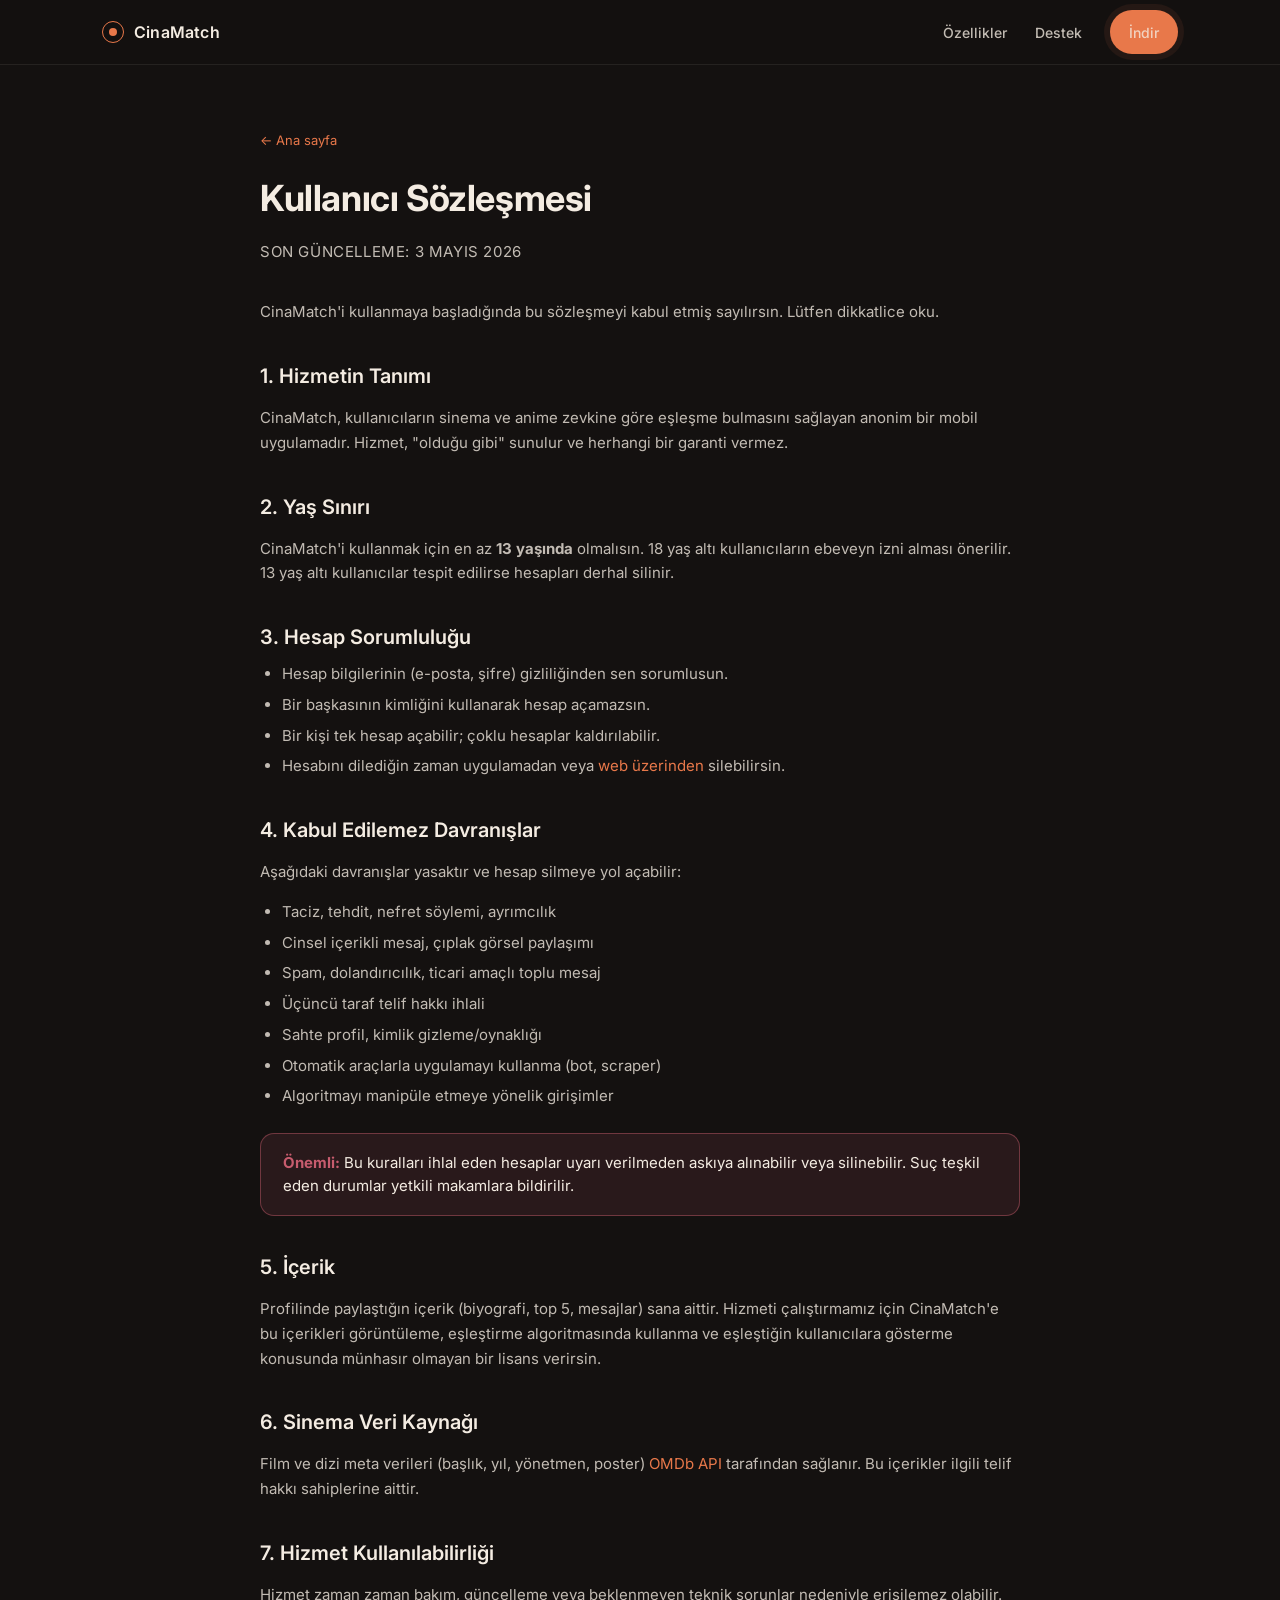
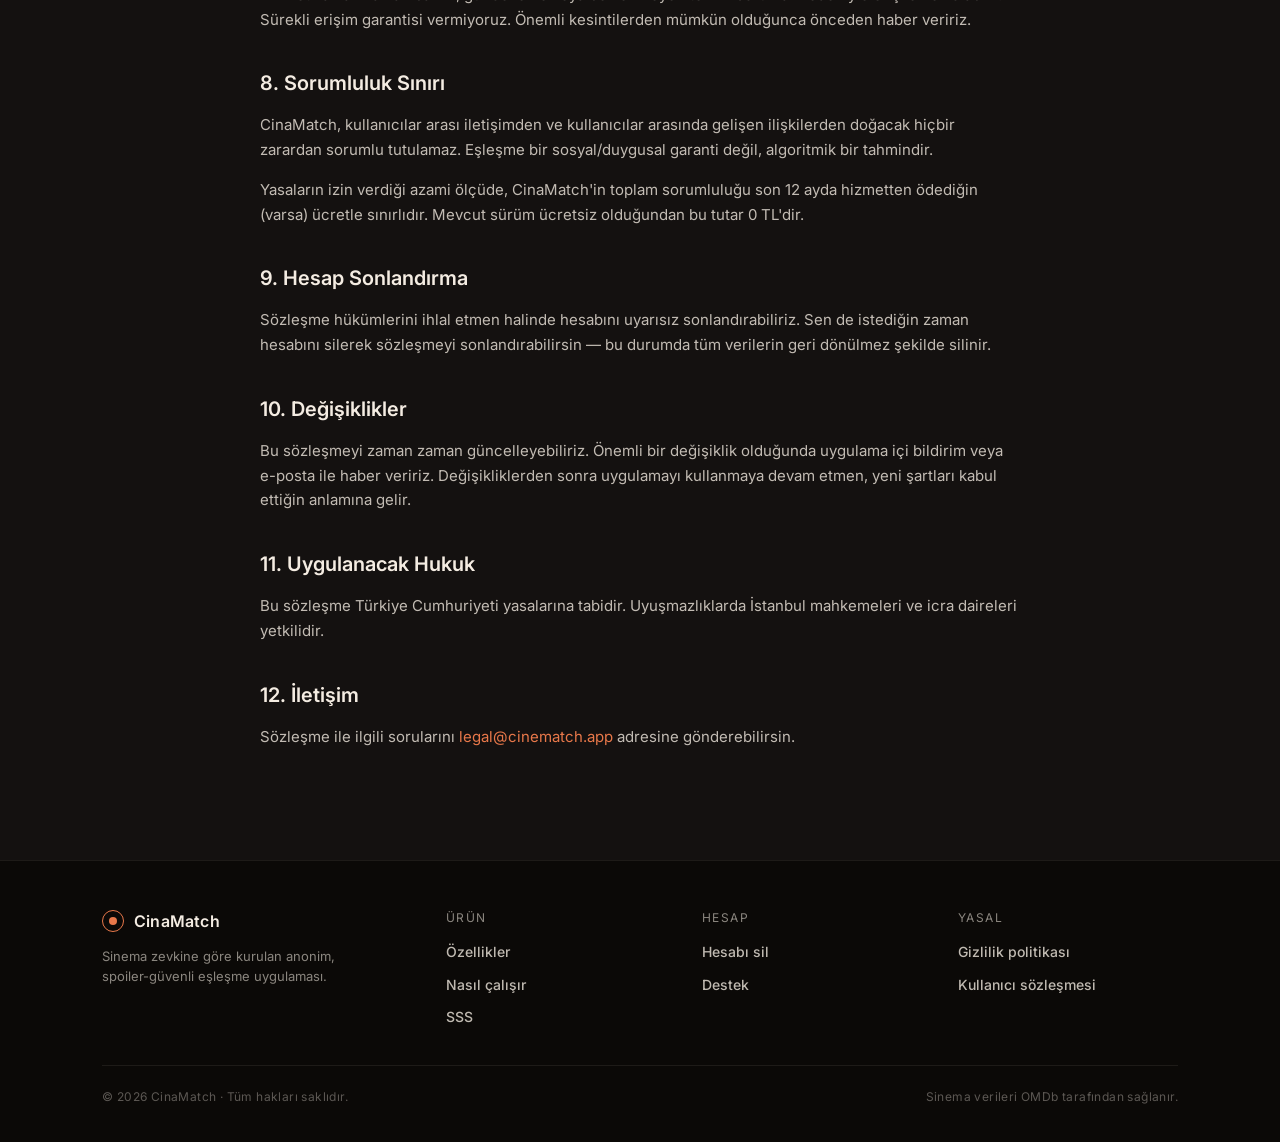
<file: terms.html>
<!DOCTYPE html>
<html lang="tr">
<head>
  <meta charset="UTF-8" />
  <meta name="viewport" content="width=device-width, initial-scale=1.0" />
  <title>Kullanıcı Sözleşmesi — CinaMatch</title>
  <meta name="description" content="CinaMatch kullanıcı sözleşmesi — uygulamayı kullanırken tabi olduğun şartlar." />
  <meta name="theme-color" content="#141110" />
  <link rel="preconnect" href="https://fonts.googleapis.com" />
  <link rel="preconnect" href="https://fonts.gstatic.com" crossorigin />
  <link href="https://fonts.googleapis.com/css2?family=Inter:wght@400;500;600;700&display=swap" rel="stylesheet" />
  <link rel="stylesheet" href="assets/style.css" />
</head>
<body>
  <header class="site-header">
    <div class="container site-header__inner">
      <a href="index.html" class="brand"><span class="brand__mark"></span>CinaMatch</a>
      <nav class="nav">
        <a href="index.html#features">Özellikler</a>
        <a href="support.html">Destek</a>
        <a href="index.html#download" class="btn btn--primary">İndir</a>
      </nav>
    </div>
  </header>

  <main class="legal">
    <div class="container">
      <div class="legal__inner">
        <a class="legal__back" href="index.html">← Ana sayfa</a>
        <h1>Kullanıcı Sözleşmesi</h1>
        <p class="legal__updated">Son güncelleme: 3 Mayıs 2026</p>

        <p>
          CinaMatch'i kullanmaya başladığında bu sözleşmeyi kabul etmiş sayılırsın.
          Lütfen dikkatlice oku.
        </p>

        <h2>1. Hizmetin Tanımı</h2>
        <p>
          CinaMatch, kullanıcıların sinema ve anime zevkine göre eşleşme bulmasını
          sağlayan anonim bir mobil uygulamadır. Hizmet, "olduğu gibi" sunulur ve
          herhangi bir garanti vermez.
        </p>

        <h2>2. Yaş Sınırı</h2>
        <p>
          CinaMatch'i kullanmak için en az <strong>13 yaşında</strong> olmalısın. 18 yaş altı
          kullanıcıların ebeveyn izni alması önerilir. 13 yaş altı kullanıcılar tespit
          edilirse hesapları derhal silinir.
        </p>

        <h2>3. Hesap Sorumluluğu</h2>
        <ul>
          <li>Hesap bilgilerinin (e-posta, şifre) gizliliğinden sen sorumlusun.</li>
          <li>Bir başkasının kimliğini kullanarak hesap açamazsın.</li>
          <li>Bir kişi tek hesap açabilir; çoklu hesaplar kaldırılabilir.</li>
          <li>Hesabını dilediğin zaman uygulamadan veya
            <a href="delete-account.html">web üzerinden</a> silebilirsin.</li>
        </ul>

        <h2>4. Kabul Edilemez Davranışlar</h2>
        <p>Aşağıdaki davranışlar yasaktır ve hesap silmeye yol açabilir:</p>
        <ul>
          <li>Taciz, tehdit, nefret söylemi, ayrımcılık</li>
          <li>Cinsel içerikli mesaj, çıplak görsel paylaşımı</li>
          <li>Spam, dolandırıcılık, ticari amaçlı toplu mesaj</li>
          <li>Üçüncü taraf telif hakkı ihlali</li>
          <li>Sahte profil, kimlik gizleme/oynaklığı</li>
          <li>Otomatik araçlarla uygulamayı kullanma (bot, scraper)</li>
          <li>Algoritmayı manipüle etmeye yönelik girişimler</li>
        </ul>

        <div class="callout callout--danger">
          <strong>Önemli:</strong> Bu kuralları ihlal eden hesaplar uyarı verilmeden
          askıya alınabilir veya silinebilir. Suç teşkil eden durumlar yetkili
          makamlara bildirilir.
        </div>

        <h2>5. İçerik</h2>
        <p>
          Profilinde paylaştığın içerik (biyografi, top 5, mesajlar) sana aittir.
          Hizmeti çalıştırmamız için CinaMatch'e bu içerikleri görüntüleme,
          eşleştirme algoritmasında kullanma ve eşleştiğin kullanıcılara gösterme
          konusunda münhasır olmayan bir lisans verirsin.
        </p>

        <h2>6. Sinema Veri Kaynağı</h2>
        <p>
          Film ve dizi meta verileri (başlık, yıl, yönetmen, poster) <a href="https://www.omdbapi.com/" target="_blank" rel="noopener">OMDb API</a>
          tarafından sağlanır. Bu içerikler ilgili telif hakkı sahiplerine aittir.
        </p>

        <h2>7. Hizmet Kullanılabilirliği</h2>
        <p>
          Hizmet zaman zaman bakım, güncelleme veya beklenmeyen teknik sorunlar
          nedeniyle erişilemez olabilir. Sürekli erişim garantisi vermiyoruz.
          Önemli kesintilerden mümkün olduğunca önceden haber veririz.
        </p>

        <h2>8. Sorumluluk Sınırı</h2>
        <p>
          CinaMatch, kullanıcılar arası iletişimden ve kullanıcılar arasında
          gelişen ilişkilerden doğacak hiçbir zarardan sorumlu tutulamaz.
          Eşleşme bir sosyal/duygusal garanti değil, algoritmik bir tahmindir.
        </p>
        <p>
          Yasaların izin verdiği azami ölçüde, CinaMatch'in toplam sorumluluğu
          son 12 ayda hizmetten ödediğin (varsa) ücretle sınırlıdır. Mevcut sürüm
          ücretsiz olduğundan bu tutar 0 TL'dir.
        </p>

        <h2>9. Hesap Sonlandırma</h2>
        <p>
          Sözleşme hükümlerini ihlal etmen halinde hesabını uyarısız sonlandırabiliriz.
          Sen de istediğin zaman hesabını silerek sözleşmeyi sonlandırabilirsin —
          bu durumda tüm verilerin geri dönülmez şekilde silinir.
        </p>

        <h2>10. Değişiklikler</h2>
        <p>
          Bu sözleşmeyi zaman zaman güncelleyebiliriz. Önemli bir değişiklik
          olduğunda uygulama içi bildirim veya e-posta ile haber veririz.
          Değişikliklerden sonra uygulamayı kullanmaya devam etmen, yeni şartları
          kabul ettiğin anlamına gelir.
        </p>

        <h2>11. Uygulanacak Hukuk</h2>
        <p>
          Bu sözleşme Türkiye Cumhuriyeti yasalarına tabidir. Uyuşmazlıklarda
          İstanbul mahkemeleri ve icra daireleri yetkilidir.
        </p>

        <h2>12. İletişim</h2>
        <p>
          Sözleşme ile ilgili sorularını <a href="mailto:legal@cinematch.app">legal@cinematch.app</a>
          adresine gönderebilirsin.
        </p>
      </div>
    </div>
  </main>

  <footer class="site-footer">
    <div class="container">
      <div class="site-footer__grid">
        <div>
          <a href="index.html" class="brand"><span class="brand__mark"></span>CinaMatch</a>
          <p class="muted" style="margin-top: 14px; font-size: 13px; max-width: 280px;">
            Sinema zevkine göre kurulan anonim, spoiler-güvenli eşleşme uygulaması.
          </p>
        </div>
        <div>
          <div class="footer-col__title">Ürün</div>
          <ul class="footer-col__links">
            <li><a href="index.html#features">Özellikler</a></li>
            <li><a href="index.html#how">Nasıl çalışır</a></li>
            <li><a href="index.html#faq">SSS</a></li>
          </ul>
        </div>
        <div>
          <div class="footer-col__title">Hesap</div>
          <ul class="footer-col__links">
            <li><a href="delete-account.html">Hesabı sil</a></li>
            <li><a href="support.html">Destek</a></li>
          </ul>
        </div>
        <div>
          <div class="footer-col__title">Yasal</div>
          <ul class="footer-col__links">
            <li><a href="privacy.html">Gizlilik politikası</a></li>
            <li><a href="terms.html">Kullanıcı sözleşmesi</a></li>
          </ul>
        </div>
      </div>
      <div class="footer-bottom">
        <span>© 2026 CinaMatch · Tüm hakları saklıdır.</span>
        <span>Sinema verileri OMDb tarafından sağlanır.</span>
      </div>
    </div>
  </footer>
</body>
</html>
</file>
<file: assets/style.css>
/* CinaMatch — landing + legal pages
   Brand parity with the mobile app: noir dark + ember accent + Inter family. */

:root {
  --bg0: #0b0907;
  --bg1: #141110;
  --bg2: #1c1816;
  --bg3: #26211e;
  --hairline: rgba(255, 240, 220, 0.08);
  --hairline-strong: rgba(255, 240, 220, 0.14);

  --fg0: #f4ece2;
  --fg1: rgba(244, 236, 226, 0.78);
  --fg2: rgba(244, 236, 226, 0.55);
  --fg3: rgba(244, 236, 226, 0.35);

  --ember: #e8784a;
  --ember-dim: #a8472a;
  --ember-bg: rgba(232, 120, 74, 0.12);
  --gold: #d9b15c;
  --rose: #c75c6e;

  --radius: 16px;
  --radius-lg: 22px;
  --max-w: 1120px;
  --pad-x: 22px;
}

* { box-sizing: border-box; }

html, body {
  margin: 0;
  padding: 0;
  background: var(--bg1);
  color: var(--fg0);
  font-family: 'Inter', -apple-system, BlinkMacSystemFont, 'Segoe UI', Roboto, sans-serif;
  font-size: 15px;
  line-height: 1.5;
  -webkit-font-smoothing: antialiased;
  -moz-osx-font-smoothing: grayscale;
}

a {
  color: var(--ember);
  text-decoration: none;
  transition: color 0.15s ease;
}
a:hover { color: var(--gold); }

img { max-width: 100%; display: block; }

/* ── Layout helpers ───────────────────────────────────────── */

.container {
  max-width: var(--max-w);
  margin: 0 auto;
  padding: 0 var(--pad-x);
}

.section {
  padding: 80px 0;
}
.section--tight { padding: 56px 0; }

.eyebrow {
  font-size: 11px;
  letter-spacing: 1.6px;
  text-transform: uppercase;
  color: var(--fg2);
  font-weight: 500;
}

.section-title {
  font-size: 36px;
  line-height: 1.1;
  font-weight: 700;
  letter-spacing: -0.5px;
  margin: 8px 0 12px;
}

.accent {
  color: var(--ember);
}

.section-sub {
  color: var(--fg2);
  max-width: 560px;
  font-size: 16px;
}

/* ── Header ───────────────────────────────────────────────── */

.site-header {
  position: sticky;
  top: 0;
  z-index: 50;
  background: rgba(20, 17, 16, 0.78);
  backdrop-filter: blur(14px);
  -webkit-backdrop-filter: blur(14px);
  border-bottom: 0.5px solid var(--hairline);
}

.site-header__inner {
  display: flex;
  align-items: center;
  justify-content: space-between;
  height: 64px;
}

.brand {
  display: flex;
  align-items: center;
  gap: 10px;
  color: var(--fg0);
  font-weight: 600;
  font-size: 16px;
  letter-spacing: 0.2px;
}

.brand__mark {
  width: 22px;
  height: 22px;
  border-radius: 50%;
  border: 1.5px solid var(--ember);
  position: relative;
}
.brand__mark::after {
  content: '';
  position: absolute;
  inset: 6px;
  border-radius: 50%;
  background: var(--ember);
}

.nav {
  display: flex;
  gap: 28px;
  align-items: center;
}
.nav a {
  color: var(--fg1);
  font-size: 14px;
  font-weight: 500;
}
.nav a:hover { color: var(--fg0); }

@media (max-width: 720px) {
  .nav { gap: 16px; }
  .nav a:not(.btn) { display: none; }
}

/* ── Buttons ───────────────────────────────────────────────── */

.btn {
  display: inline-flex;
  align-items: center;
  justify-content: center;
  gap: 8px;
  height: 44px;
  padding: 0 18px;
  border-radius: 999px;
  font-weight: 600;
  font-size: 14px;
  cursor: pointer;
  border: 0.5px solid transparent;
  transition: transform 0.1s ease, background 0.15s ease, opacity 0.15s ease;
  white-space: nowrap;
}
.btn:active { transform: scale(0.98); }

.btn--primary {
  background: var(--ember);
  color: #1a0d05;
  box-shadow: 0 0 0 6px rgba(232, 120, 74, 0.08);
}
.btn--primary:hover { background: #f08756; color: #1a0d05; }

.btn--ghost {
  background: transparent;
  color: var(--fg0);
  border-color: var(--hairline-strong);
}
.btn--ghost:hover { background: rgba(255, 255, 255, 0.04); color: var(--fg0); }

.btn--danger {
  background: rgba(199, 92, 110, 0.12);
  color: var(--rose);
  border-color: rgba(199, 92, 110, 0.45);
}
.btn--danger:hover { background: rgba(199, 92, 110, 0.18); color: var(--rose); }

/* ── Hero ──────────────────────────────────────────────────── */

.hero {
  padding: 96px 0 80px;
  position: relative;
  overflow: hidden;
}

.hero::before {
  content: '';
  position: absolute;
  inset: 0;
  background:
    radial-gradient(900px 480px at 80% -10%, rgba(232, 120, 74, 0.10), transparent 70%),
    radial-gradient(700px 380px at 0% 80%, rgba(217, 177, 92, 0.06), transparent 70%);
  pointer-events: none;
}

.hero__inner {
  display: grid;
  grid-template-columns: 1.05fr 1fr;
  gap: 56px;
  align-items: center;
  position: relative;
}

.hero__title {
  font-size: 60px;
  line-height: 1.04;
  letter-spacing: -1px;
  font-weight: 700;
  margin: 14px 0 18px;
}
.hero__sub {
  color: var(--fg2);
  font-size: 17px;
  max-width: 480px;
  margin-bottom: 28px;
}

.hero__ctas {
  display: flex;
  gap: 12px;
  flex-wrap: wrap;
  margin-bottom: 18px;
}

.hero__meta {
  color: var(--fg3);
  font-size: 12px;
  letter-spacing: 0.5px;
}

@media (max-width: 880px) {
  .hero { padding: 64px 0 48px; }
  .hero__title { font-size: 42px; }
  .hero__inner { grid-template-columns: 1fr; gap: 40px; }
}

/* ── Phone mockup ─────────────────────────────────────────── */

.phone {
  position: relative;
  width: 280px;
  margin: 0 auto;
  border-radius: 38px;
  padding: 12px;
  background: linear-gradient(160deg, #2a2522 0%, #100c0a 100%);
  border: 1px solid var(--hairline-strong);
  box-shadow:
    0 30px 60px rgba(0, 0, 0, 0.5),
    0 6px 14px rgba(0, 0, 0, 0.4);
}
.phone__notch {
  position: absolute;
  top: 18px;
  left: 50%;
  transform: translateX(-50%);
  width: 92px;
  height: 24px;
  border-radius: 999px;
  background: #050403;
  z-index: 2;
}
.phone__screen {
  border-radius: 28px;
  background: var(--bg1);
  overflow: hidden;
  height: 580px;
  position: relative;
}

/* Mock app preview inside phone */
.preview {
  padding: 56px 18px 18px;
  height: 100%;
}
.preview__brand {
  display: flex;
  align-items: center;
  gap: 8px;
  margin-bottom: 20px;
}
.preview__brand .brand__mark {
  width: 18px;
  height: 18px;
  border-width: 1px;
}
.preview__brand-text {
  font-weight: 600;
  font-size: 14px;
  color: var(--fg0);
}
.preview__eyebrow {
  font-size: 9px;
  color: var(--fg2);
  letter-spacing: 1.4px;
  text-transform: uppercase;
  margin-bottom: 4px;
}
.preview__title {
  font-size: 22px;
  font-weight: 700;
  line-height: 1.15;
  letter-spacing: -0.3px;
}
.preview__title .accent { color: var(--ember); }
.preview__sub {
  color: var(--fg2);
  font-size: 11px;
  line-height: 1.4;
  margin: 6px 0 16px;
}
.preview__card {
  display: flex;
  align-items: center;
  gap: 12px;
  padding: 12px;
  border-radius: 14px;
  background: var(--bg2);
  border: 0.5px solid var(--hairline);
  margin-bottom: 10px;
}
.preview__sil {
  width: 44px;
  height: 44px;
  border-radius: 50%;
  background: radial-gradient(circle at 35% 30%, hsl(18, 35%, 38%), hsl(18, 28%, 14%));
  flex: 0 0 auto;
  border: 0.5px solid var(--hairline);
}
.preview__sil--alt {
  background: radial-gradient(circle at 35% 30%, hsl(210, 35%, 38%), hsl(210, 28%, 14%));
}
.preview__pct {
  font-size: 18px;
  font-weight: 700;
}
.preview__hint {
  font-size: 10px;
  color: var(--fg2);
  margin-top: 4px;
}
.preview__bar {
  height: 3px;
  border-radius: 2px;
  background: var(--hairline-strong);
  overflow: hidden;
  margin-top: 6px;
}
.preview__bar-fill {
  height: 100%;
  background: linear-gradient(90deg, #6e4a52, #c75c6e, #e8784a, #f4c764);
}

/* ── Features ──────────────────────────────────────────────── */

.features {
  background: var(--bg0);
  border-top: 0.5px solid var(--hairline);
  border-bottom: 0.5px solid var(--hairline);
}
.features__grid {
  display: grid;
  grid-template-columns: repeat(3, 1fr);
  gap: 18px;
  margin-top: 36px;
}
.feature {
  padding: 28px 24px;
  background: var(--bg2);
  border: 0.5px solid var(--hairline);
  border-radius: var(--radius);
  transition: border-color 0.2s ease, transform 0.2s ease;
}
.feature:hover {
  border-color: var(--hairline-strong);
  transform: translateY(-2px);
}
.feature__icon {
  width: 38px;
  height: 38px;
  border-radius: 10px;
  background: var(--ember-bg);
  border: 0.5px solid rgba(232, 120, 74, 0.4);
  display: grid;
  place-items: center;
  color: var(--ember);
  font-size: 18px;
  margin-bottom: 14px;
}
.feature__title {
  font-size: 17px;
  font-weight: 600;
  margin-bottom: 6px;
}
.feature__body {
  color: var(--fg2);
  font-size: 14px;
  line-height: 1.55;
}

@media (max-width: 880px) {
  .features__grid { grid-template-columns: 1fr; }
}

/* ── How it works ──────────────────────────────────────────── */

.steps {
  display: grid;
  grid-template-columns: repeat(3, 1fr);
  gap: 18px;
  margin-top: 36px;
  counter-reset: step;
}
.step {
  padding: 26px;
  background: var(--bg2);
  border: 0.5px solid var(--hairline);
  border-radius: var(--radius);
  position: relative;
  counter-increment: step;
}
.step::before {
  content: counter(step);
  position: absolute;
  top: 18px;
  right: 22px;
  font-family: 'Inter', monospace;
  font-size: 11px;
  letter-spacing: 1.4px;
  color: var(--ember);
  font-weight: 600;
}
.step__title {
  font-size: 16px;
  font-weight: 600;
  margin-bottom: 8px;
}
.step__body {
  color: var(--fg2);
  font-size: 14px;
}

@media (max-width: 880px) {
  .steps { grid-template-columns: 1fr; }
}

/* ── FAQ ───────────────────────────────────────────────────── */

.faq__list {
  margin-top: 32px;
  display: flex;
  flex-direction: column;
  gap: 10px;
  max-width: 760px;
}
.faq__item {
  background: var(--bg2);
  border: 0.5px solid var(--hairline);
  border-radius: 14px;
  overflow: hidden;
}
.faq__item summary {
  padding: 18px 22px;
  font-weight: 600;
  font-size: 15px;
  cursor: pointer;
  list-style: none;
  position: relative;
  color: var(--fg0);
}
.faq__item summary::-webkit-details-marker { display: none; }
.faq__item summary::after {
  content: '+';
  position: absolute;
  right: 22px;
  top: 50%;
  transform: translateY(-50%);
  color: var(--ember);
  font-size: 18px;
  font-weight: 400;
}
.faq__item[open] summary::after { content: '−'; }
.faq__item__body {
  padding: 0 22px 18px;
  color: var(--fg2);
  font-size: 14px;
  line-height: 1.55;
}

/* ── Download CTA ──────────────────────────────────────────── */

.cta-band {
  background:
    linear-gradient(180deg, rgba(232, 120, 74, 0.08) 0%, rgba(232, 120, 74, 0) 100%),
    var(--bg2);
  border-top: 0.5px solid var(--hairline);
  border-bottom: 0.5px solid var(--hairline);
  text-align: center;
}

.store-badges {
  display: flex;
  gap: 12px;
  justify-content: center;
  flex-wrap: wrap;
  margin-top: 28px;
}
.store-badge {
  display: inline-flex;
  align-items: center;
  gap: 12px;
  padding: 10px 20px;
  border-radius: 12px;
  background: #0a0807;
  border: 0.5px solid var(--hairline-strong);
  color: var(--fg0);
  text-decoration: none;
  transition: border-color 0.15s ease, background 0.15s ease;
}
.store-badge:hover {
  border-color: var(--ember);
  background: #100c0a;
  color: var(--fg0);
}
.store-badge__icon {
  font-size: 24px;
}
.store-badge__sub {
  font-size: 10px;
  color: var(--fg3);
  letter-spacing: 0.6px;
  text-transform: uppercase;
}
.store-badge__main {
  font-size: 15px;
  font-weight: 600;
  letter-spacing: 0.2px;
  margin-top: 2px;
}

/* ── Footer ────────────────────────────────────────────────── */

.site-footer {
  border-top: 0.5px solid var(--hairline);
  padding: 48px 0 36px;
  background: var(--bg0);
}
.site-footer__grid {
  display: grid;
  grid-template-columns: 1.4fr 1fr 1fr 1fr;
  gap: 36px;
}
.footer-col__title {
  font-size: 12px;
  letter-spacing: 1.4px;
  text-transform: uppercase;
  color: var(--fg2);
  margin-bottom: 14px;
}
.footer-col__links {
  list-style: none;
  padding: 0;
  margin: 0;
  display: flex;
  flex-direction: column;
  gap: 10px;
}
.footer-col__links a {
  color: var(--fg1);
  font-size: 14px;
  font-weight: 500;
}
.footer-col__links a:hover { color: var(--fg0); }
.footer-bottom {
  margin-top: 36px;
  padding-top: 22px;
  border-top: 0.5px solid var(--hairline);
  display: flex;
  justify-content: space-between;
  align-items: center;
  color: var(--fg3);
  font-size: 12px;
  letter-spacing: 0.4px;
}
@media (max-width: 720px) {
  .site-footer__grid { grid-template-columns: 1fr 1fr; }
  .footer-bottom { flex-direction: column; gap: 8px; align-items: flex-start; }
}

/* ── Legal pages ──────────────────────────────────────────── */

.legal {
  padding: 64px 0 96px;
}
.legal__inner {
  max-width: 760px;
  margin: 0 auto;
}
.legal h1 {
  font-size: 36px;
  letter-spacing: -0.4px;
  margin: 0 0 8px;
  font-weight: 700;
}
.legal__updated {
  color: var(--fg3);
  font-size: 12px;
  letter-spacing: 0.6px;
  text-transform: uppercase;
  margin-bottom: 36px;
}
.legal h2 {
  font-size: 20px;
  margin: 36px 0 10px;
  font-weight: 600;
  color: var(--fg0);
}
.legal h3 {
  font-size: 15px;
  margin: 24px 0 6px;
  font-weight: 600;
  color: var(--fg0);
}
.legal p, .legal li {
  color: var(--fg1);
  font-size: 15px;
  line-height: 1.65;
}
.legal ul {
  padding-left: 22px;
  margin: 8px 0 16px;
}
.legal ul li { margin-bottom: 6px; }
.legal a { color: var(--ember); }
.legal__back {
  display: inline-flex;
  align-items: center;
  gap: 8px;
  font-size: 13px;
  color: var(--fg2);
  margin-bottom: 20px;
}
.legal__back:hover { color: var(--ember); }

.callout {
  margin: 24px 0;
  padding: 18px 22px;
  border-radius: 14px;
  background: var(--ember-bg);
  border: 0.5px solid rgba(232, 120, 74, 0.45);
  color: var(--fg0);
}
.callout--danger {
  background: rgba(199, 92, 110, 0.12);
  border-color: rgba(199, 92, 110, 0.45);
}
.callout strong { color: var(--ember); }
.callout--danger strong { color: var(--rose); }

/* ── Form (account deletion) ──────────────────────────────── */

.form {
  display: grid;
  gap: 14px;
  margin-top: 24px;
  max-width: 480px;
}
.form__field label {
  display: block;
  font-size: 11px;
  letter-spacing: 1.2px;
  text-transform: uppercase;
  color: var(--fg2);
  margin-bottom: 6px;
}
.form__field input,
.form__field textarea {
  width: 100%;
  background: var(--bg2);
  border: 0.5px solid var(--hairline-strong);
  color: var(--fg0);
  border-radius: 12px;
  padding: 12px 14px;
  font-size: 15px;
  font-family: inherit;
  outline: none;
  transition: border-color 0.15s ease;
}
.form__field input:focus,
.form__field textarea:focus { border-color: var(--ember); }
.form__field textarea { resize: vertical; min-height: 100px; }

/* ── Tiny utilities ───────────────────────────────────────── */

.muted { color: var(--fg2); }
.text-center { text-align: center; }
.mt-12 { margin-top: 12px; }
.mt-24 { margin-top: 24px; }
</file>
